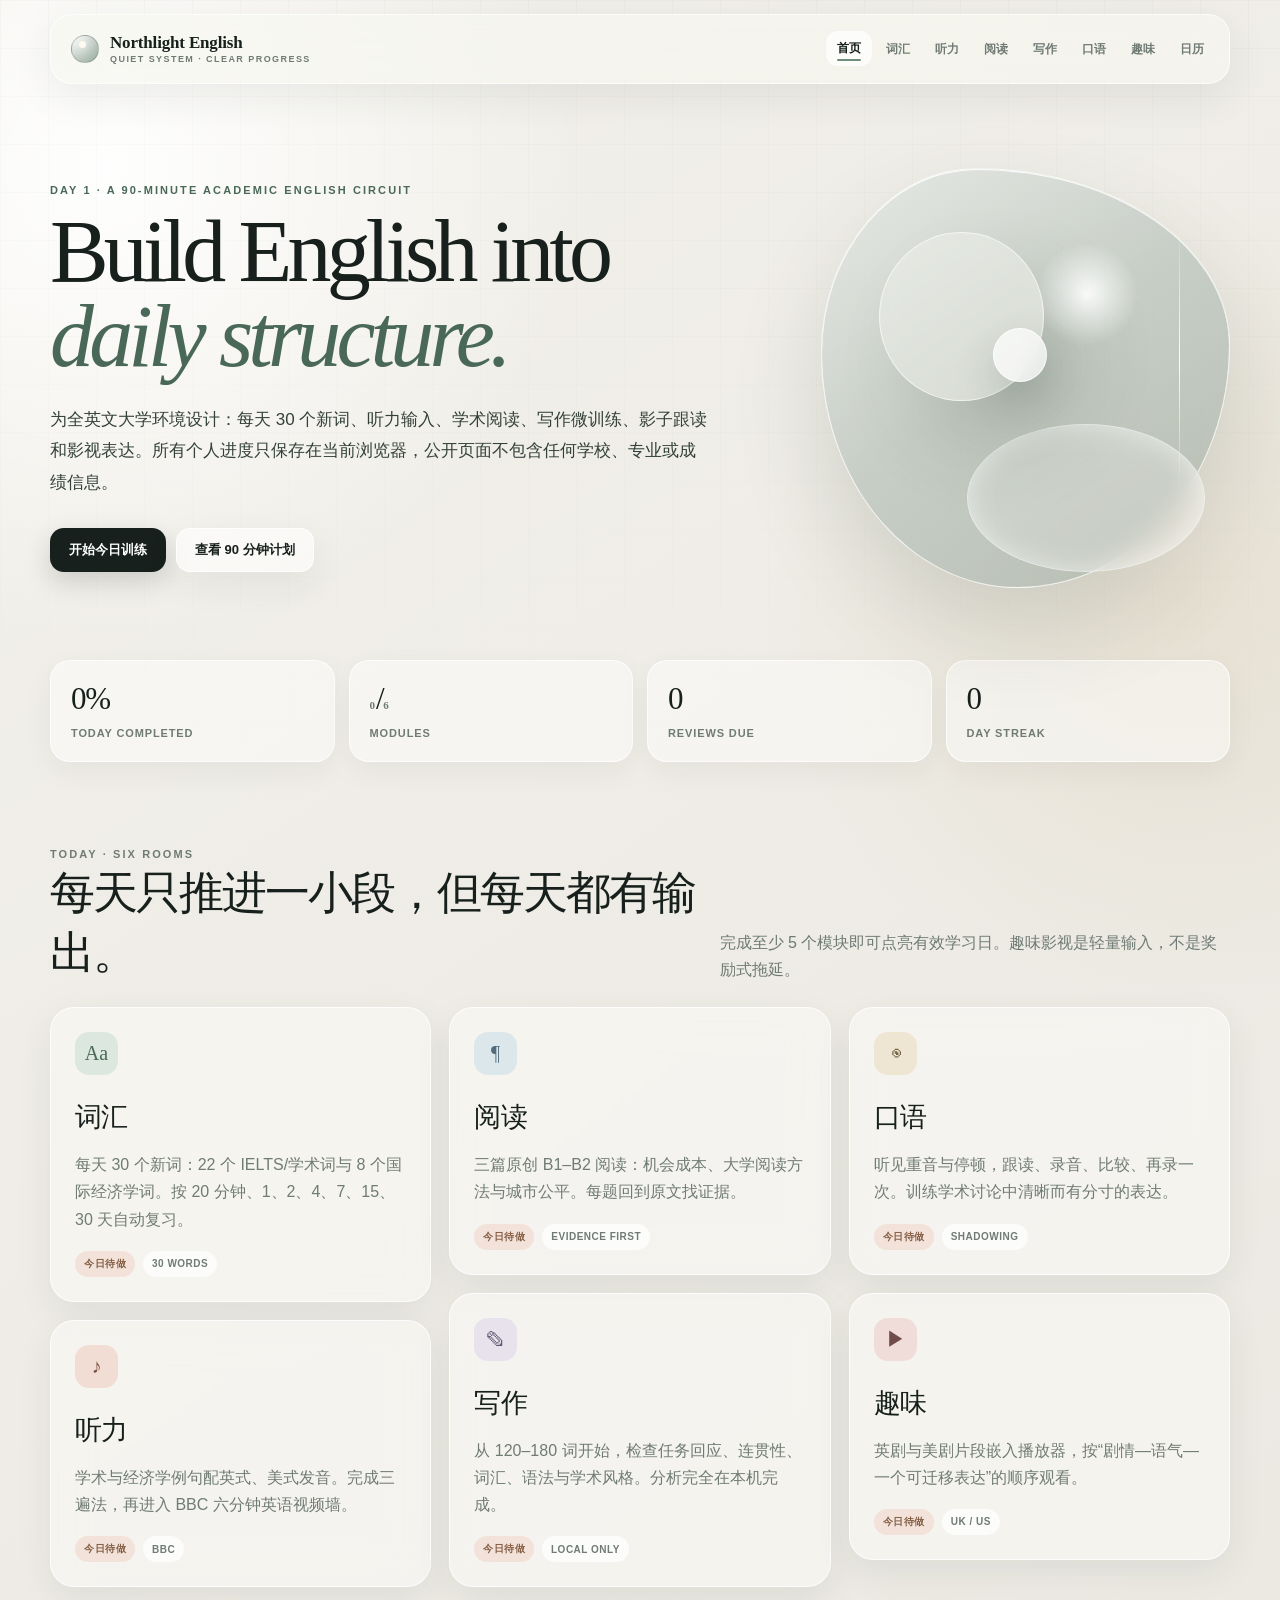
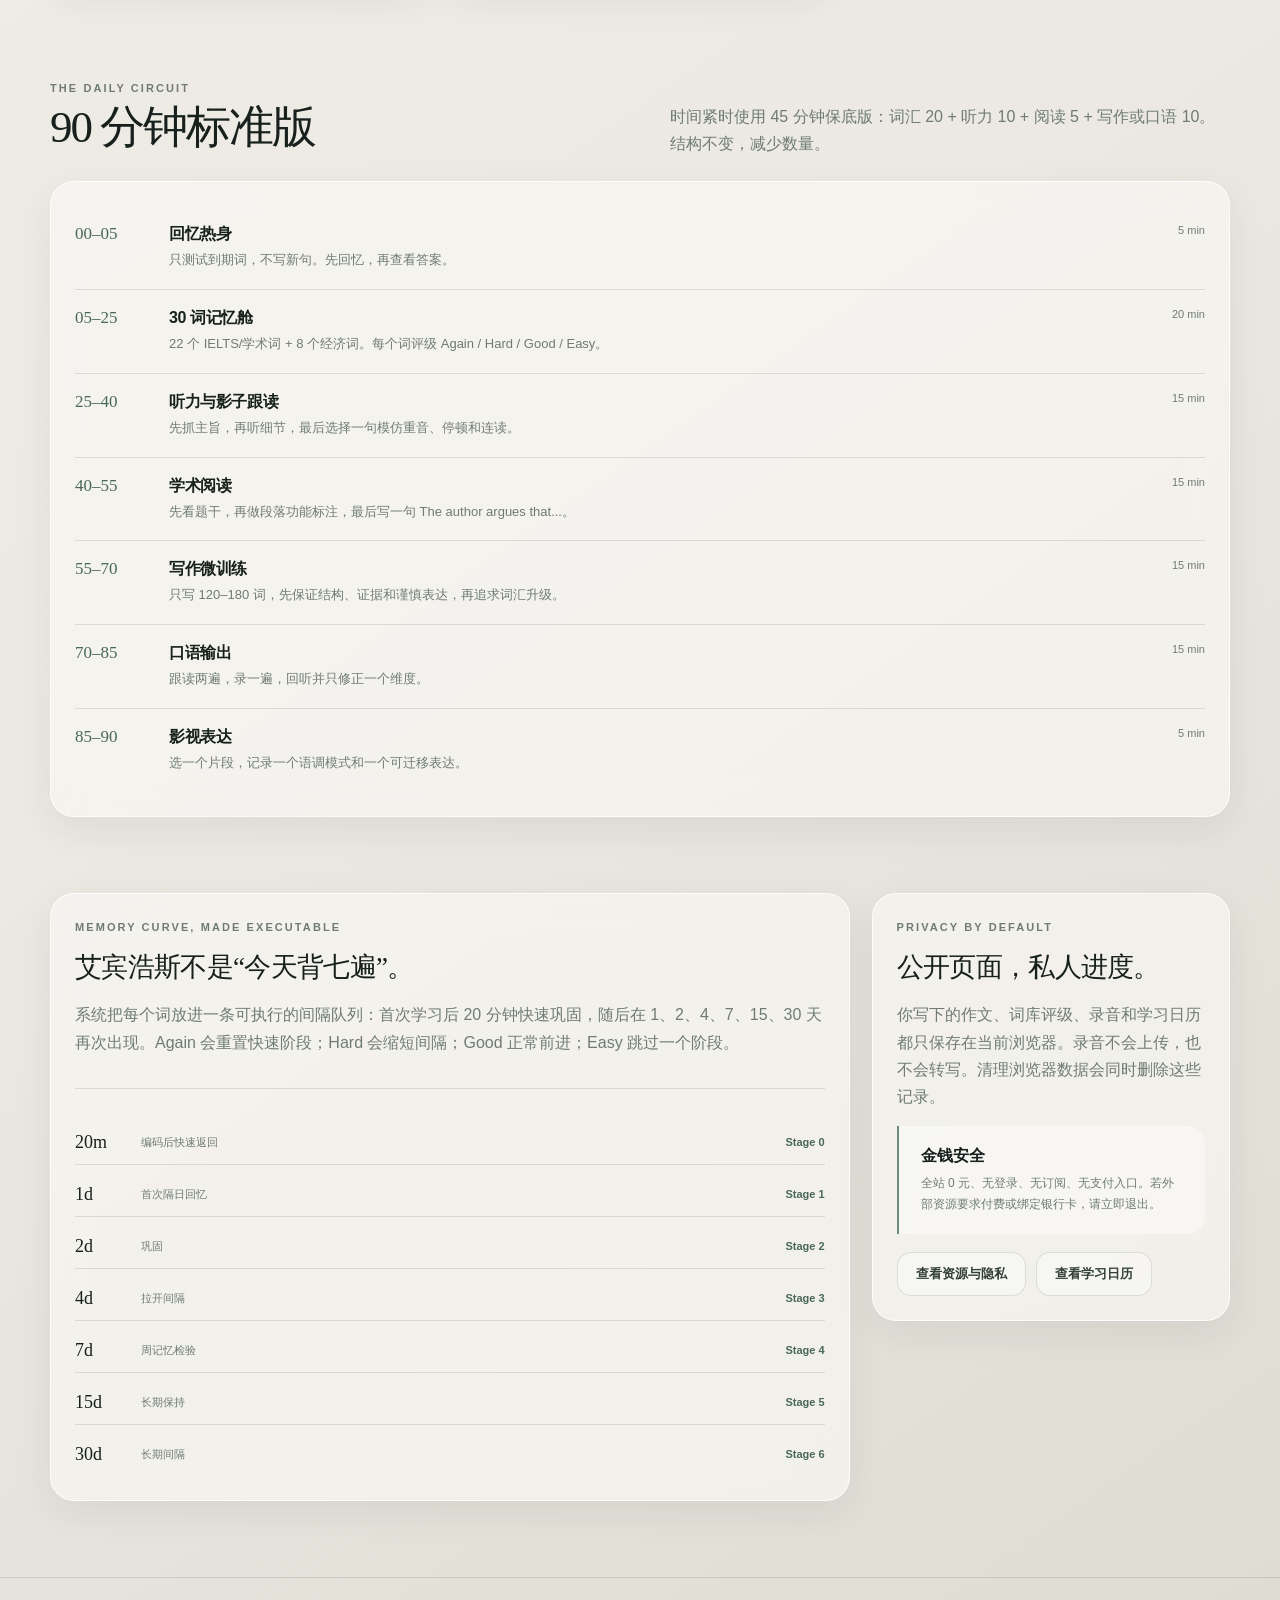
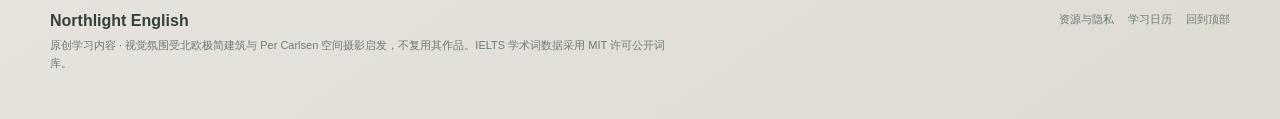
<file: index.html>
﻿<!doctype html>
<html lang="zh-CN">
<head>
  <meta charset="utf-8">
  <meta name="viewport" content="width=device-width, initial-scale=1">
  <meta name="color-scheme" content="light">
  <meta name="description" content="面向经济学方向大一学生的免费、本地优先英语学习系统。词汇、听力、阅读、写作、口语、影视与学习日历。">
  <meta name="theme-color" content="#f2f0ea">
  <title>Northlight English | 每日英语学习</title>
  <link rel="stylesheet" href="assets/css/styles.css">
</head>
<body>
  <a class="skip-link" href="#main">跳到主要内容</a>
  <header class="site-header">
    <div class="header-inner">
      <a class="brand" href="index.html"><span class="brand-mark" aria-hidden="true"></span><span class="brand-text"><strong>Northlight English</strong><small>Quiet system · Clear progress</small></span></a>
      <button class="nav-toggle" type="button" aria-label="打开导航" aria-expanded="false">☰</button>
      <nav class="site-nav" aria-label="主要导航">
        <a href="index.html">首页</a><a href="vocabulary.html">词汇</a><a href="listening.html">听力</a><a href="reading.html">阅读</a><a href="writing.html">写作</a><a href="speaking.html">口语</a><a href="fun.html">趣味</a><a href="calendar.html">日历</a>
      </nav>
    </div>
  </header>
  <main class="page-width" id="main">
    <section class="hero">
      <div class="hero-copy">
        <p class="eyebrow">Day <span data-day-number>1</span> · A 90-minute academic English circuit</p>
        <h1>Build English into<br><em>daily structure.</em></h1>
        <p>为全英文大学环境设计：每天 30 个新词、听力输入、学术阅读、写作微训练、影子跟读和影视表达。所有个人进度只保存在当前浏览器，公开页面不包含任何学校、专业或成绩信息。</p>
        <div class="hero-actions">
          <a class="button solid" href="vocabulary.html">开始今日训练</a>
          <a class="button glass" href="#daily-plan">查看 90 分钟计划</a>
        </div>
      </div>
      <div class="hero-art" aria-hidden="true"><span class="art-line"></span><span class="art-orb"></span></div>
    </section>

    <section class="overview-grid" aria-label="今日概览">
      <div class="stat"><strong data-day-percent>0%</strong><span>Today completed</span></div>
      <div class="stat"><strong><span data-completed-count>0</span>/<span data-total-count>6</span></strong><span>Modules</span></div>
      <div class="stat"><strong data-due-count>0</strong><span>Reviews due</span></div>
      <div class="stat"><strong data-streak-count>0</strong><span>Day streak</span></div>
    </section>

    <section class="section-block" aria-labelledby="modules-title">
      <div class="section-heading">
        <div><p class="kicker">Today · Six rooms</p><h2 id="modules-title">每天只推进一小段，但每天都有输出。</h2></div>
        <p>完成至少 5 个模块即可点亮有效学习日。趣味影视是轻量输入，不是奖励式拖延。</p>
      </div>
      <div class="module-masonry">
        <article class="card module-card" data-module-card="vocabulary"><div class="module-icon">Aa</div><h2>词汇</h2><p>每天 30 个新词：22 个 IELTS/学术词与 8 个国际经济学词。按 20 分钟、1、2、4、7、15、30 天自动复习。</p><div class="module-meta"><span class="status-chip pending" data-module-status="vocabulary">今日待做</span><span class="tag">30 words</span></div><a class="card-link" href="vocabulary.html" aria-label="进入词汇模块"></a></article>
        <article class="card module-card" data-module-card="listening"><div class="module-icon">♪</div><h2>听力</h2><p>学术与经济学例句配英式、美式发音。完成三遍法，再进入 BBC 六分钟英语视频墙。</p><div class="module-meta"><span class="status-chip pending" data-module-status="listening">今日待做</span><span class="tag">BBC</span></div><a class="card-link" href="listening.html" aria-label="进入听力模块"></a></article>
        <article class="card module-card" data-module-card="reading"><div class="module-icon">¶</div><h2>阅读</h2><p>三篇原创 B1–B2 阅读：机会成本、大学阅读方法与城市公平。每题回到原文找证据。</p><div class="module-meta"><span class="status-chip pending" data-module-status="reading">今日待做</span><span class="tag">Evidence first</span></div><a class="card-link" href="reading.html" aria-label="进入阅读模块"></a></article>
        <article class="card module-card" data-module-card="writing"><div class="module-icon">✎</div><h2>写作</h2><p>从 120–180 词开始，检查任务回应、连贯性、词汇、语法与学术风格。分析完全在本机完成。</p><div class="module-meta"><span class="status-chip pending" data-module-status="writing">今日待做</span><span class="tag">Local only</span></div><a class="card-link" href="writing.html" aria-label="进入写作模块"></a></article>
        <article class="card module-card" data-module-card="speaking"><div class="module-icon">◉</div><h2>口语</h2><p>听见重音与停顿，跟读、录音、比较、再录一次。训练学术讨论中清晰而有分寸的表达。</p><div class="module-meta"><span class="status-chip pending" data-module-status="speaking">今日待做</span><span class="tag">Shadowing</span></div><a class="card-link" href="speaking.html" aria-label="进入口语模块"></a></article>
        <article class="card module-card" data-module-card="fun"><div class="module-icon">▶</div><h2>趣味</h2><p>英剧与美剧片段嵌入播放器，按“剧情—语气—一个可迁移表达”的顺序观看。</p><div class="module-meta"><span class="status-chip pending" data-module-status="fun">今日待做</span><span class="tag">UK / US</span></div><a class="card-link" href="fun.html" aria-label="进入趣味模块"></a></article>
      </div>
    </section>

    <section class="section-block" id="daily-plan" aria-labelledby="plan-title">
      <div class="section-heading"><div><p class="kicker">The daily circuit</p><h2 id="plan-title">90 分钟标准版</h2></div><p>时间紧时使用 45 分钟保底版：词汇 20 + 听力 10 + 阅读 5 + 写作或口语 10。结构不变，减少数量。</p></div>
      <div class="glass-panel card timeline">
        <div class="timeline-item"><span class="timeline-time">00–05</span><div><h3>回忆热身</h3><p>只测试到期词，不写新句。先回忆，再查看答案。</p></div><span class="timeline-duration">5 min</span></div>
        <div class="timeline-item"><span class="timeline-time">05–25</span><div><h3>30 词记忆舱</h3><p>22 个 IELTS/学术词 + 8 个经济词。每个词评级 Again / Hard / Good / Easy。</p></div><span class="timeline-duration">20 min</span></div>
        <div class="timeline-item"><span class="timeline-time">25–40</span><div><h3>听力与影子跟读</h3><p>先抓主旨，再听细节，最后选择一句模仿重音、停顿和连读。</p></div><span class="timeline-duration">15 min</span></div>
        <div class="timeline-item"><span class="timeline-time">40–55</span><div><h3>学术阅读</h3><p>先看题干，再做段落功能标注，最后写一句 The author argues that...。</p></div><span class="timeline-duration">15 min</span></div>
        <div class="timeline-item"><span class="timeline-time">55–70</span><div><h3>写作微训练</h3><p>只写 120–180 词，先保证结构、证据和谨慎表达，再追求词汇升级。</p></div><span class="timeline-duration">15 min</span></div>
        <div class="timeline-item"><span class="timeline-time">70–85</span><div><h3>口语输出</h3><p>跟读两遍，录一遍，回听并只修正一个维度。</p></div><span class="timeline-duration">15 min</span></div>
        <div class="timeline-item"><span class="timeline-time">85–90</span><div><h3>影视表达</h3><p>选一个片段，记录一个语调模式和一个可迁移表达。</p></div><span class="timeline-duration">5 min</span></div>
      </div>
    </section>

    <section class="section-block">
      <div class="two-column">
        <article class="card">
          <p class="kicker">Memory curve, made executable</p><h2>艾宾浩斯不是“今天背七遍”。</h2><p>系统把每个词放进一条可执行的间隔队列：首次学习后 20 分钟快速巩固，随后在 1、2、4、7、15、30 天再次出现。Again 会重置快速阶段；Hard 会缩短间隔；Good 正常前进；Easy 跳过一个阶段。</p>
          <div class="divider"></div>
          <div class="curve-list"><div class="curve-item"><strong>20m</strong><span>编码后快速返回</span><em>Stage 0</em></div><div class="curve-item"><strong>1d</strong><span>首次隔日回忆</span><em>Stage 1</em></div><div class="curve-item"><strong>2d</strong><span>巩固</span><em>Stage 2</em></div><div class="curve-item"><strong>4d</strong><span>拉开间隔</span><em>Stage 3</em></div><div class="curve-item"><strong>7d</strong><span>周记忆检验</span><em>Stage 4</em></div><div class="curve-item"><strong>15d</strong><span>长期保持</span><em>Stage 5</em></div><div class="curve-item"><strong>30d</strong><span>长期间隔</span><em>Stage 6</em></div></div>
        </article>
        <aside class="card">
          <p class="kicker">Privacy by default</p><h2>公开页面，私人进度。</h2><p>你写下的作文、词库评级、录音和学习日历都只保存在当前浏览器。录音不会上传，也不会转写。清理浏览器数据会同时删除这些记录。</p>
          <div class="callout"><strong>金钱安全</strong><p>全站 0 元、无登录、无订阅、无支付入口。若外部资源要求付费或绑定银行卡，请立即退出。</p></div>
          <div class="button-row" style="margin-top:18px"><a class="button quiet" href="resources.html">查看资源与隐私</a><a class="button quiet" href="calendar.html">查看学习日历</a></div>
        </aside>
      </div>
    </section>
  </main>
  <footer class="site-footer"><div class="page-width footer-inner"><div><strong>Northlight English</strong><p>原创学习内容 · 视觉氛围受北欧极简建筑与 Per Carlsen 空间摄影启发，不复用其作品。IELTS 学术词数据采用 MIT 许可公开词库。</p></div><div class="footer-links"><a href="resources.html">资源与隐私</a><a href="calendar.html">学习日历</a><a href="#main">回到顶部</a></div></div></footer>
  <div class="toast" id="toast" role="status" aria-live="polite"></div>
  <script src="assets/js/core.js" defer></script>
</body>
</html>
</file>
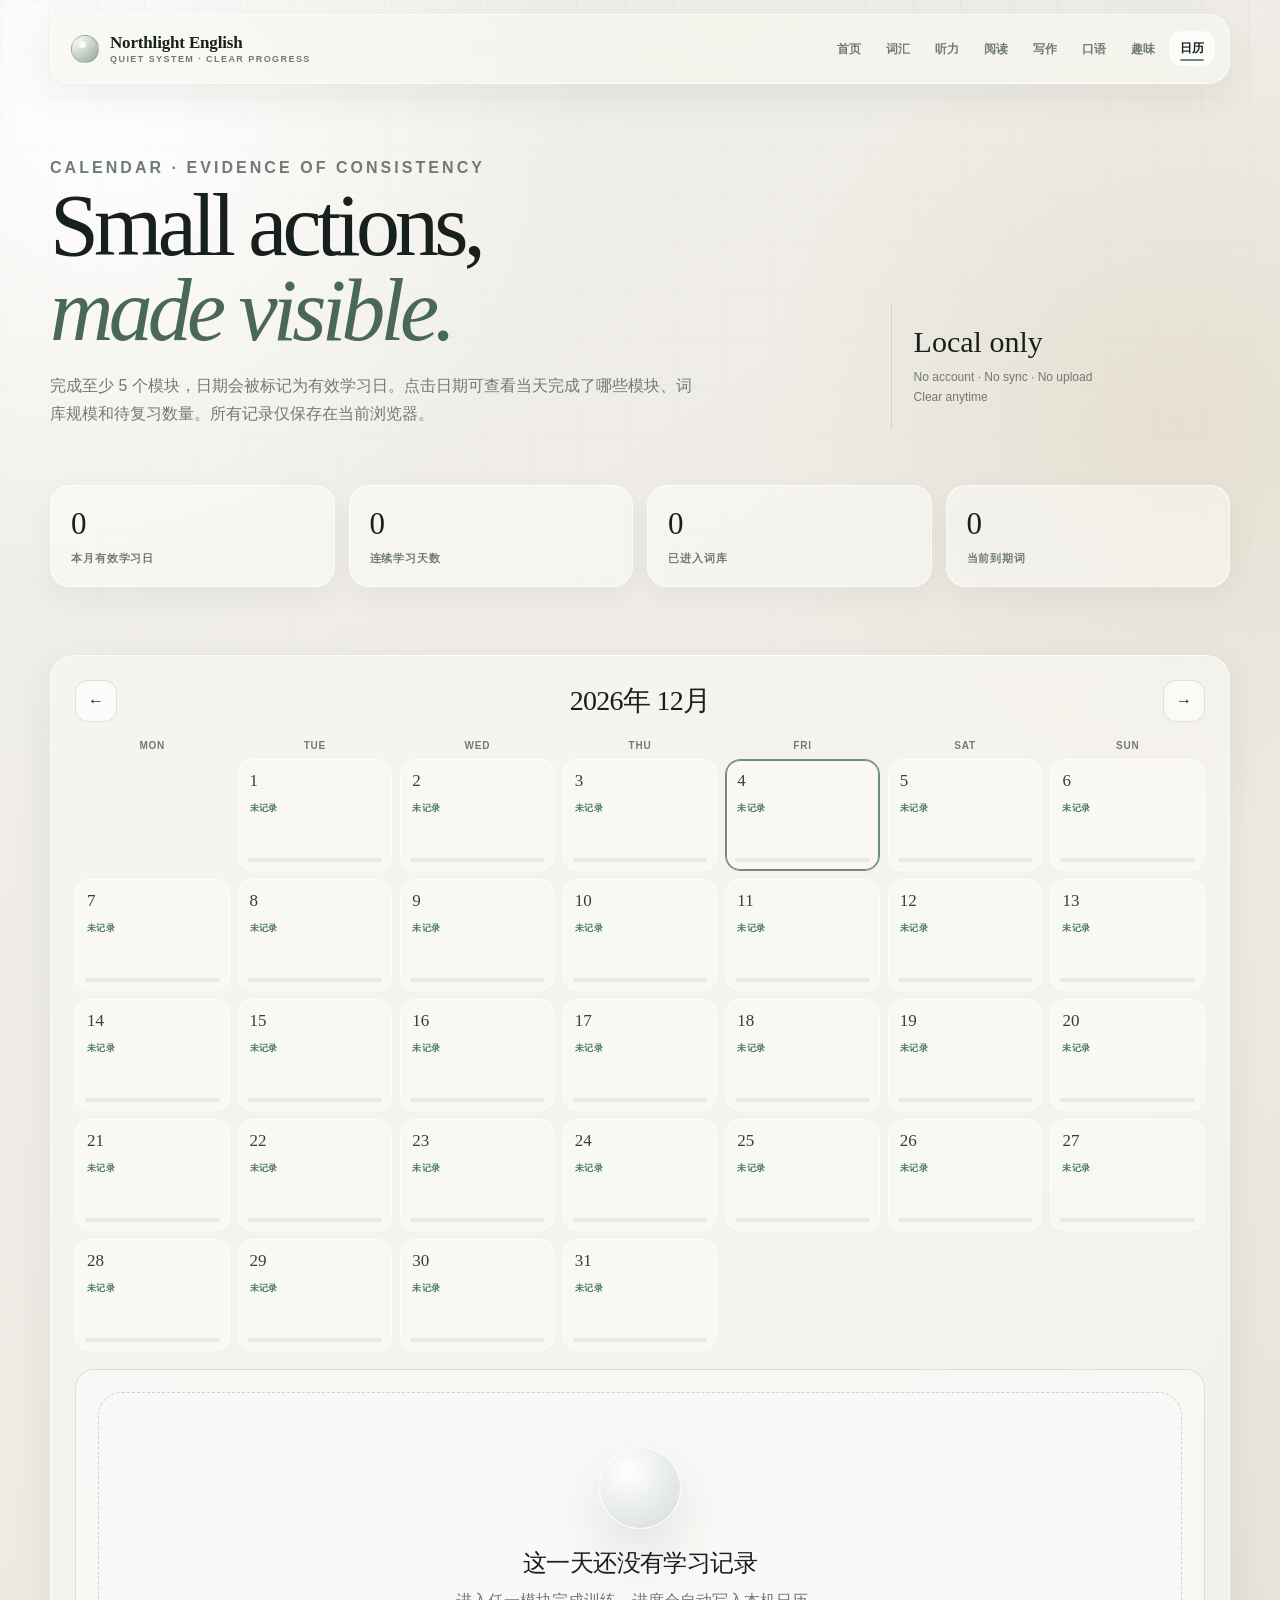
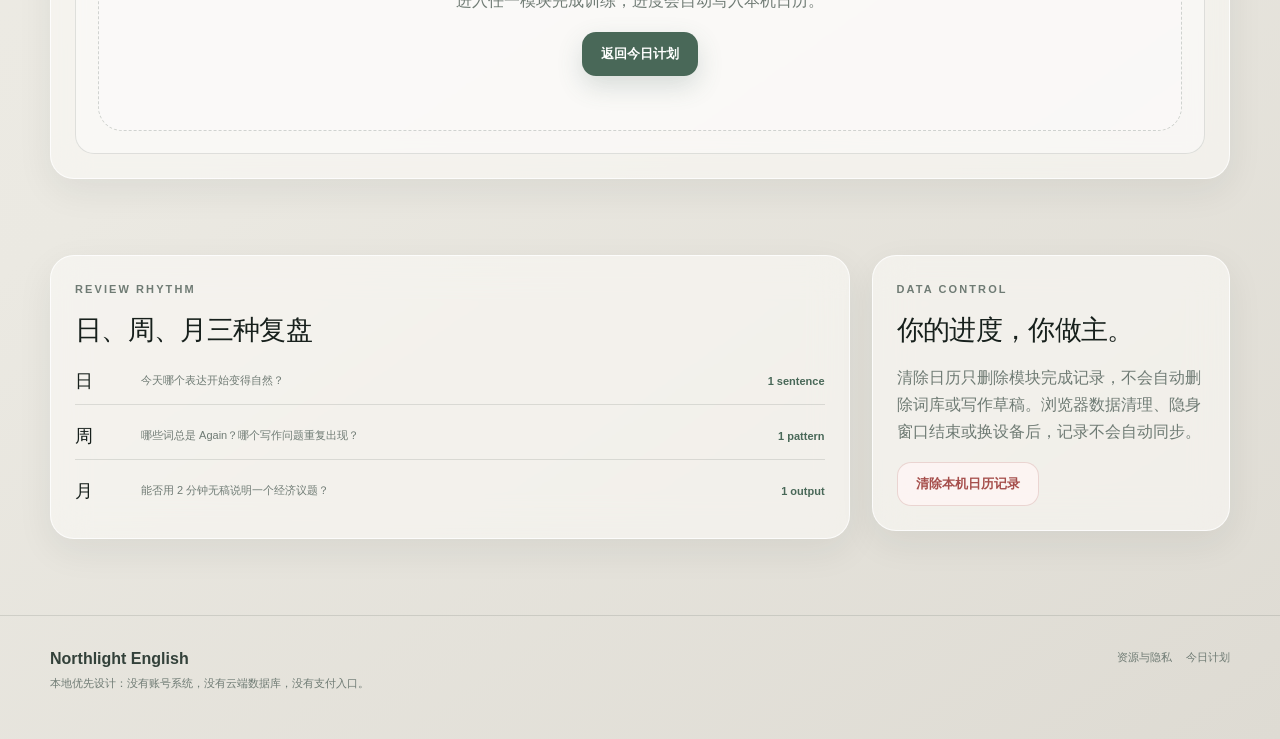
<file: calendar.html>
﻿<!doctype html>
<html lang="zh-CN">
<head>
  <meta charset="utf-8"><meta name="viewport" content="width=device-width, initial-scale=1"><meta name="color-scheme" content="light">
  <meta name="description" content="本地学习日历，记录每天完成的英语学习模块、复习到期量和连续学习天数。">
  <title>学习日历 | Northlight English</title><link rel="stylesheet" href="assets/css/styles.css">
</head>
<body>
  <a class="skip-link" href="#main">跳到主要内容</a>
  <header class="site-header"><div class="header-inner"><a class="brand" href="index.html"><span class="brand-mark" aria-hidden="true"></span><span class="brand-text"><strong>Northlight English</strong><small>Quiet system · Clear progress</small></span></a><button class="nav-toggle" type="button" aria-label="打开导航" aria-expanded="false">☰</button><nav class="site-nav" aria-label="主要导航"><a href="index.html">首页</a><a href="vocabulary.html">词汇</a><a href="listening.html">听力</a><a href="reading.html">阅读</a><a href="writing.html">写作</a><a href="speaking.html">口语</a><a href="fun.html">趣味</a><a href="calendar.html">日历</a></nav></div></header>
  <main class="page-width" id="main">
    <section class="page-intro"><div><p class="kicker">Calendar · Evidence of consistency</p><h1 class="page-title">Small actions,<br><em>made visible.</em></h1><p>完成至少 5 个模块，日期会被标记为有效学习日。点击日期可查看当天完成了哪些模块、词库规模和待复习数量。所有记录仅保存在当前浏览器。</p></div><aside class="intro-aside"><strong>Local only</strong><span>No account · No sync · No upload<br>Clear anytime</span></aside></section>
    <section class="stats-grid"><div class="stat"><strong id="monthStudyDays">0</strong><span>本月有效学习日</span></div><div class="stat"><strong id="calendarStreak">0</strong><span>连续学习天数</span></div><div class="stat"><strong id="calendarWords">0</strong><span>已进入词库</span></div><div class="stat"><strong id="calendarDue">0</strong><span>当前到期词</span></div></section>
    <section class="glass-panel card">
      <div class="calendar-toolbar"><button class="icon-button" id="prevMonth" type="button" aria-label="上个月">←</button><h2 id="calendarTitle">Loading</h2><button class="icon-button" id="nextMonth" type="button" aria-label="下个月">→</button></div>
      <div class="calendar-weekdays" aria-hidden="true"><span>MON</span><span>TUE</span><span>WED</span><span>THU</span><span>FRI</span><span>SAT</span><span>SUN</span></div>
      <div class="calendar-grid" id="calendarGrid" data-skeleton><div class="skeleton" style="height:112px"></div><div class="skeleton" style="height:112px"></div><div class="skeleton" style="height:112px"></div><div class="skeleton" style="height:112px"></div><div class="skeleton" style="height:112px"></div><div class="skeleton" style="height:112px"></div><div class="skeleton" style="height:112px"></div></div>
      <div class="calendar-detail" id="calendarDetail"><p style="color:var(--muted)">选择一个日期查看记录。</p></div>
    </section>
    <section class="section-block"><div class="two-column"><article class="card"><p class="kicker">Review rhythm</p><h2>日、周、月三种复盘</h2><div class="curve-list"><div class="curve-item"><strong>日</strong><span>今天哪个表达开始变得自然？</span><em>1 sentence</em></div><div class="curve-item"><strong>周</strong><span>哪些词总是 Again？哪个写作问题重复出现？</span><em>1 pattern</em></div><div class="curve-item"><strong>月</strong><span>能否用 2 分钟无稿说明一个经济议题？</span><em>1 output</em></div></div></article><aside class="card"><p class="kicker">Data control</p><h2>你的进度，你做主。</h2><p>清除日历只删除模块完成记录，不会自动删除词库或写作草稿。浏览器数据清理、隐身窗口结束或换设备后，记录不会自动同步。</p><button class="button danger" id="clearCalendar" type="button">清除本机日历记录</button></aside></div></section>
  </main>
  <footer class="site-footer"><div class="page-width footer-inner"><div><strong>Northlight English</strong><p>本地优先设计：没有账号系统，没有云端数据库，没有支付入口。</p></div><div class="footer-links"><a href="resources.html">资源与隐私</a><a href="index.html">今日计划</a></div></div></footer>
  <div class="toast" id="toast" role="status" aria-live="polite"></div><script src="assets/js/core.js" defer></script><script src="assets/js/calendar.js" defer></script>
</body>
</html>
</file>
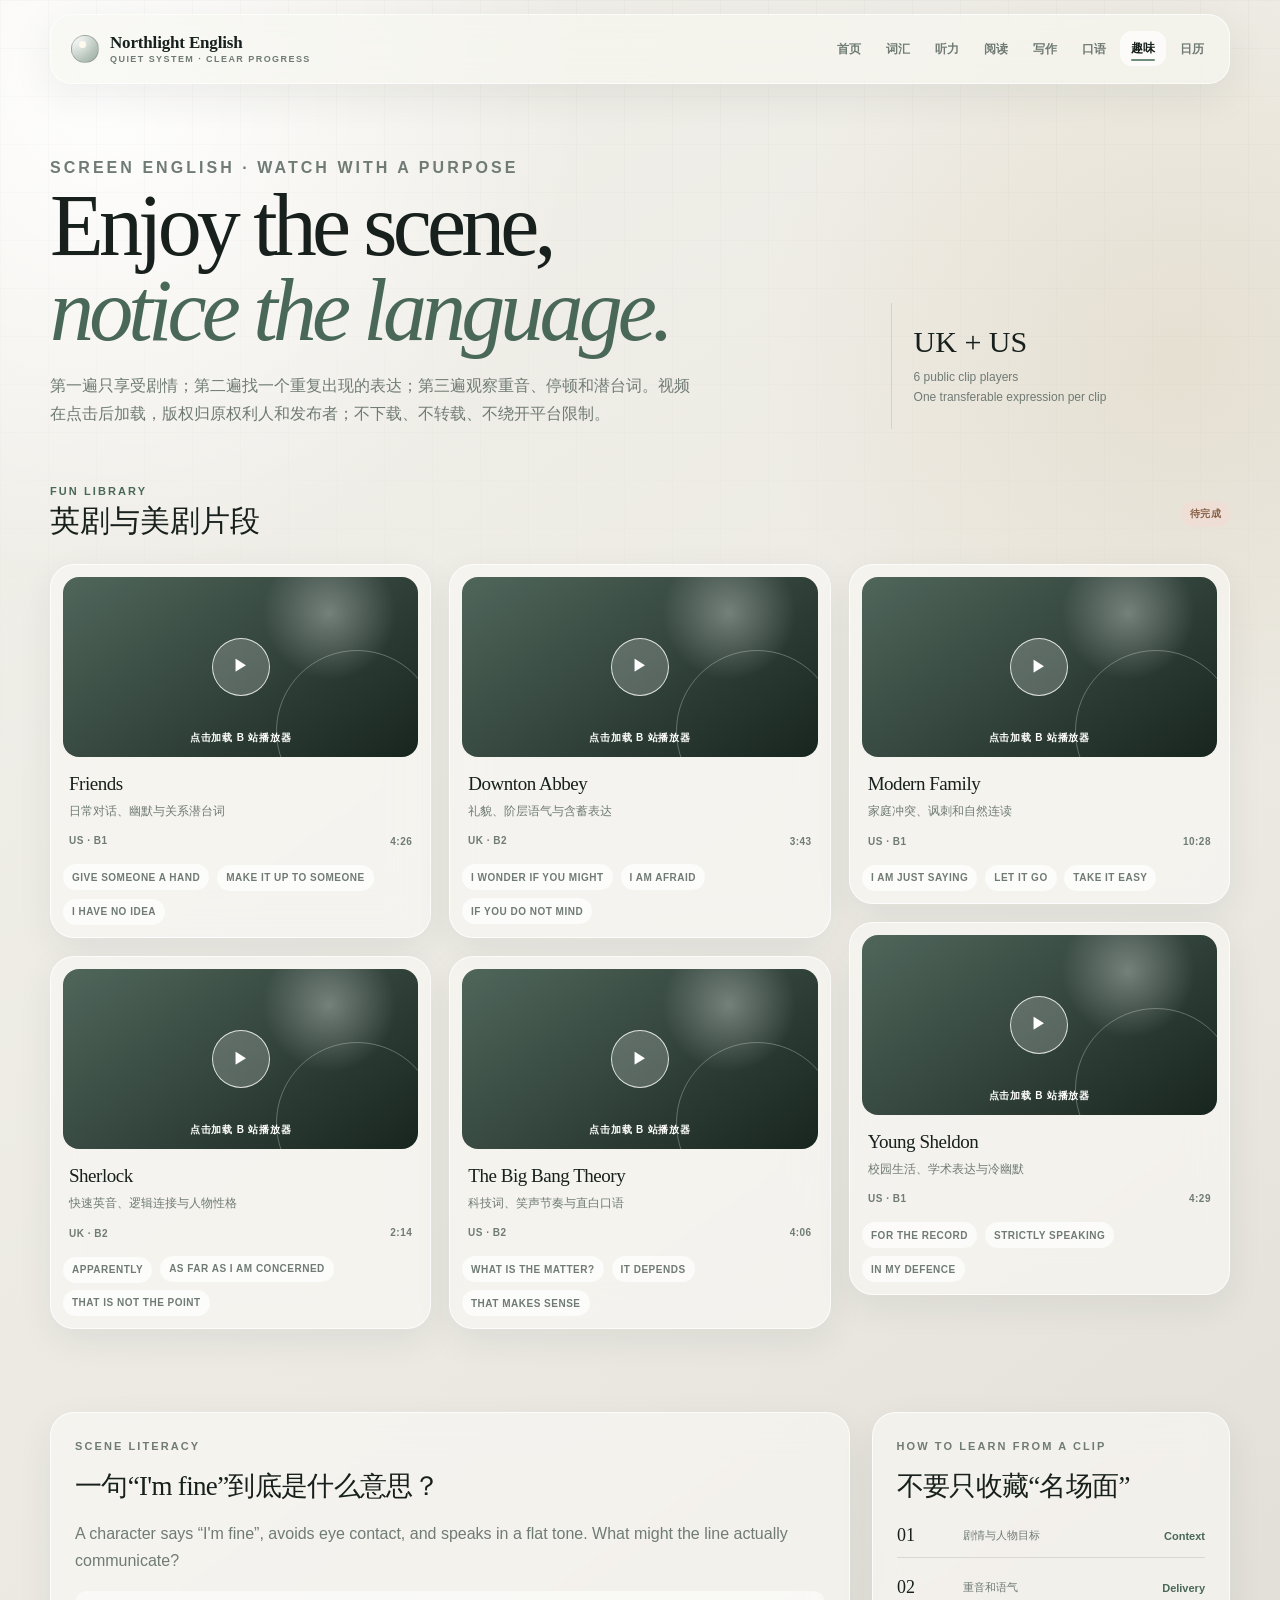
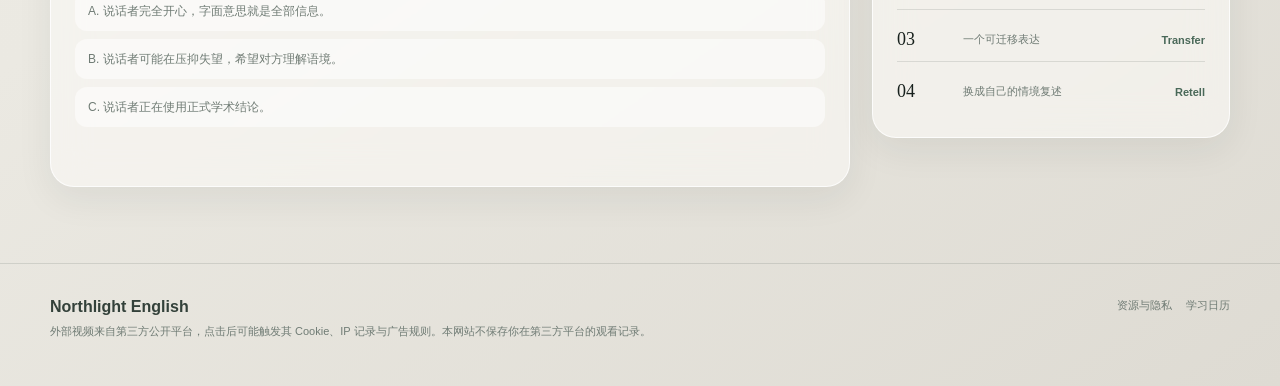
<file: fun.html>
﻿<!doctype html>
<html lang="zh-CN">
<head>
  <meta charset="utf-8"><meta name="viewport" content="width=device-width, initial-scale=1"><meta name="color-scheme" content="light">
  <meta name="description" content="英剧美剧片段趣味英语区，关注语气、潜台词和可迁移表达。">
  <title>趣味 | Northlight English</title><link rel="stylesheet" href="assets/css/styles.css">
</head>
<body>
  <a class="skip-link" href="#main">跳到主要内容</a>
  <header class="site-header"><div class="header-inner"><a class="brand" href="index.html"><span class="brand-mark" aria-hidden="true"></span><span class="brand-text"><strong>Northlight English</strong><small>Quiet system · Clear progress</small></span></a><button class="nav-toggle" type="button" aria-label="打开导航" aria-expanded="false">☰</button><nav class="site-nav" aria-label="主要导航"><a href="index.html">首页</a><a href="vocabulary.html">词汇</a><a href="listening.html">听力</a><a href="reading.html">阅读</a><a href="writing.html">写作</a><a href="speaking.html">口语</a><a href="fun.html">趣味</a><a href="calendar.html">日历</a></nav></div></header>
  <main class="page-width" id="main">
    <section class="page-intro"><div><p class="kicker">Screen English · Watch with a purpose</p><h1 class="page-title">Enjoy the scene,<br><em>notice the language.</em></h1><p>第一遍只享受剧情；第二遍找一个重复出现的表达；第三遍观察重音、停顿和潜台词。视频在点击后加载，版权归原权利人和发布者；不下载、不转载、不绕开平台限制。</p></div><aside class="intro-aside"><strong>UK + US</strong><span>6 public clip players<br>One transferable expression per clip</span></aside></section>
    <section class="toolbar"><div><p class="kicker" style="margin:0">Fun library</p><h2 style="margin:4px 0 0;font-family:var(--serif);font-weight:500;font-size:30px">英剧与美剧片段</h2></div><span class="status-chip pending" data-module-status="fun">今日待做</span></section>
    <section class="video-masonry" id="funGrid" data-skeleton><div class="skeleton skeleton-card"></div><div class="skeleton skeleton-card"></div><div class="skeleton skeleton-card"></div></section>
    <section class="section-block"><div class="two-column"><article class="card"><p class="kicker">Scene literacy</p><h2>一句“I'm fine”到底是什么意思？</h2><p>A character says “I'm fine”, avoids eye contact, and speaks in a flat tone. What might the line actually communicate?</p><div id="funQuiz" class="option-list"><button class="option" type="button" data-fun-option data-correct="false">A. 说话者完全开心，字面意思就是全部信息。</button><button class="option" type="button" data-fun-option data-correct="true">B. 说话者可能在压抑失望，希望对方理解语境。</button><button class="option" type="button" data-fun-option data-correct="false">C. 说话者正在使用正式学术结论。</button></div><p class="feedback" id="funFeedback"></p></article><aside class="card"><p class="kicker">How to learn from a clip</p><h2>不要只收藏“名场面”</h2><div class="curve-list"><div class="curve-item"><strong>01</strong><span>剧情与人物目标</span><em>Context</em></div><div class="curve-item"><strong>02</strong><span>重音和语气</span><em>Delivery</em></div><div class="curve-item"><strong>03</strong><span>一个可迁移表达</span><em>Transfer</em></div><div class="curve-item"><strong>04</strong><span>换成自己的情境复述</span><em>Retell</em></div></div></aside></div></section>
  </main>
  <footer class="site-footer"><div class="page-width footer-inner"><div><strong>Northlight English</strong><p>外部视频来自第三方公开平台，点击后可能触发其 Cookie、IP 记录与广告规则。本网站不保存你在第三方平台的观看记录。</p></div><div class="footer-links"><a href="resources.html">资源与隐私</a><a href="calendar.html">学习日历</a></div></div></footer>
  <div class="toast" id="toast" role="status" aria-live="polite"></div><script src="assets/js/core.js" defer></script><script src="assets/js/fun.js" defer></script>
</body>
</html>
</file>
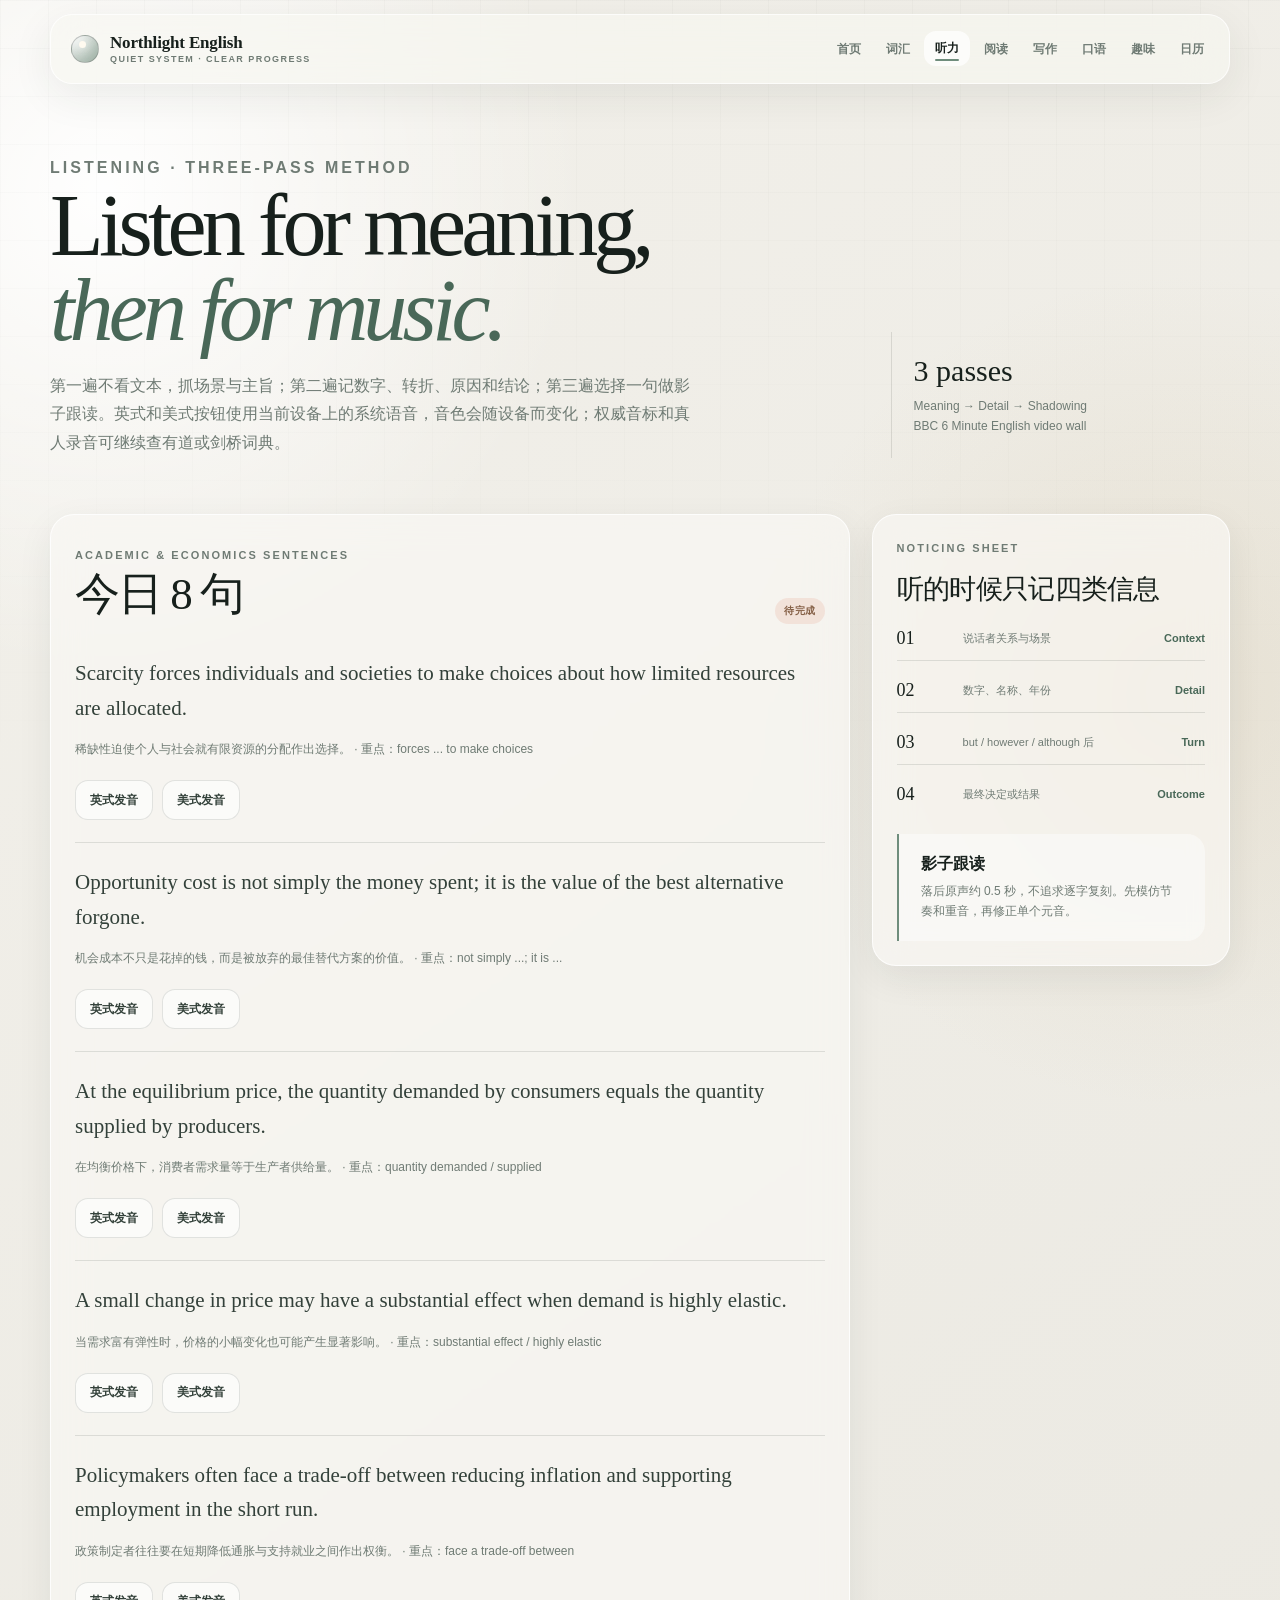
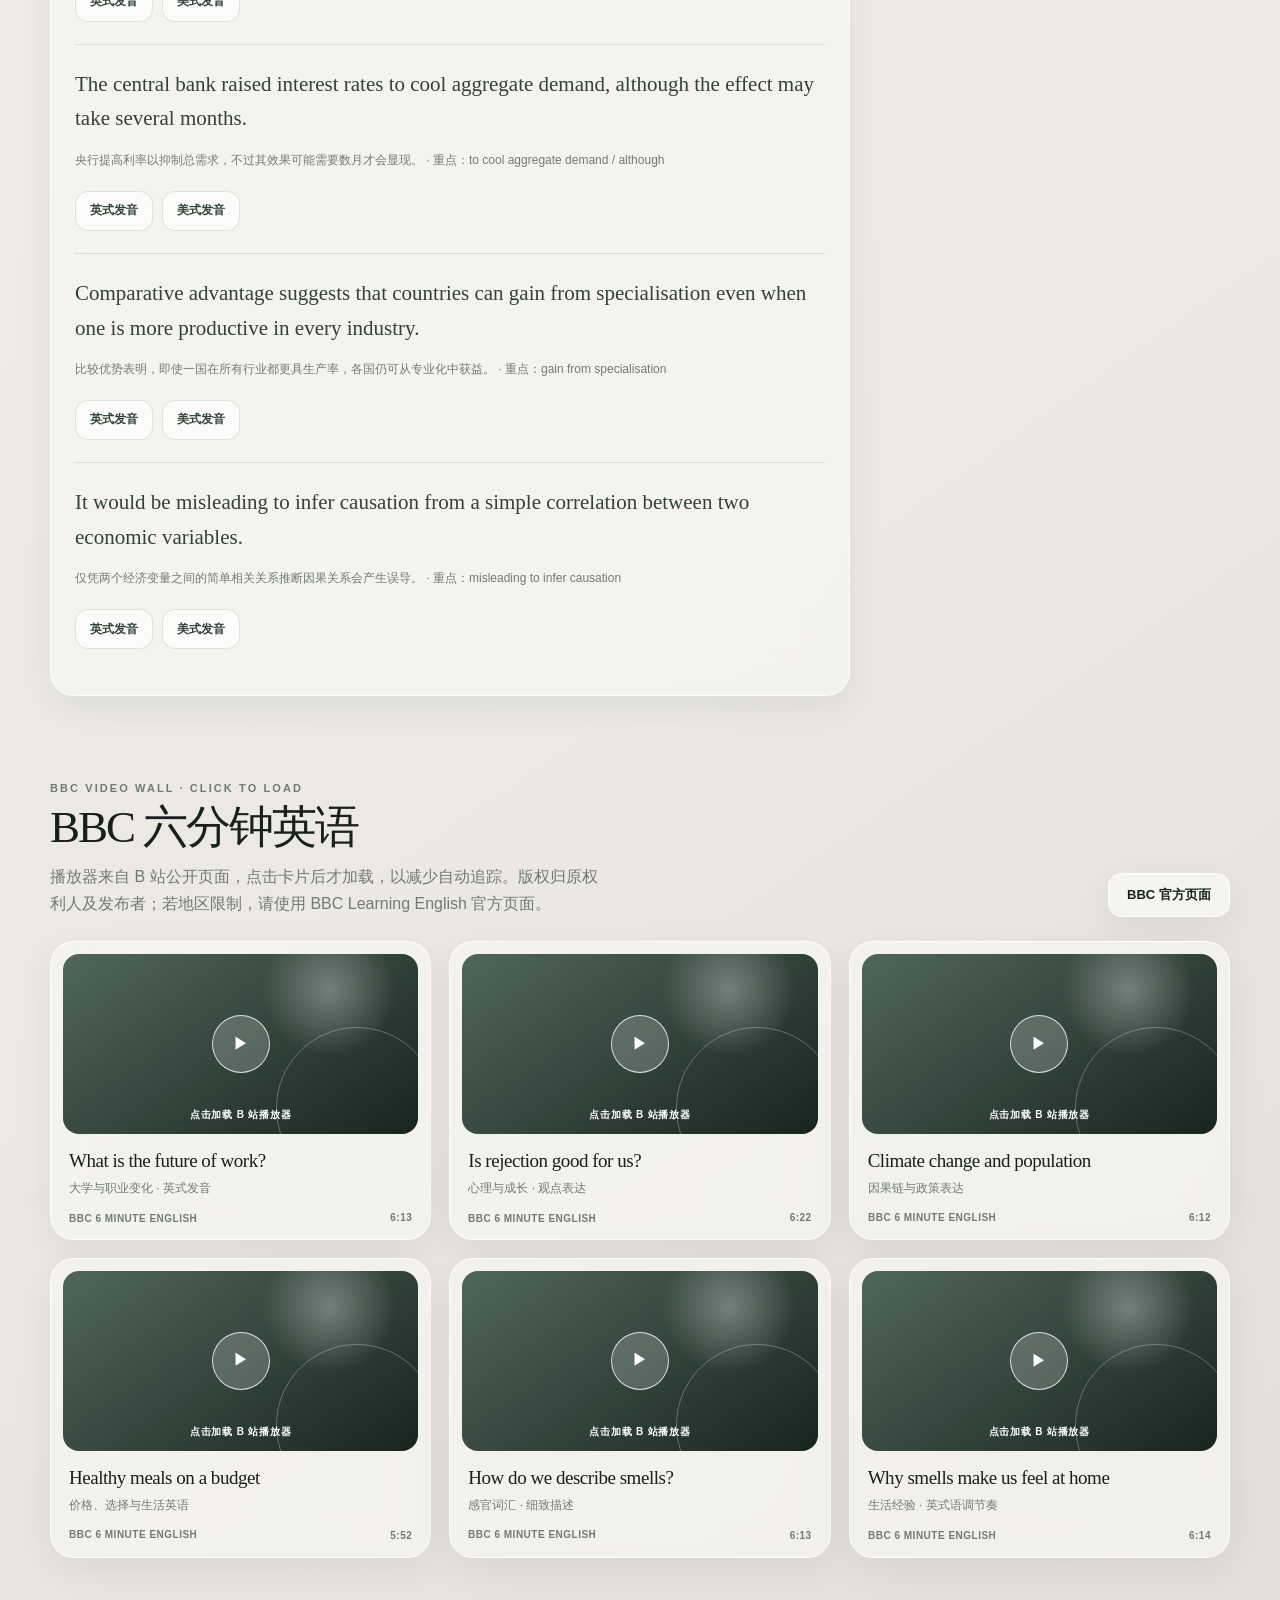
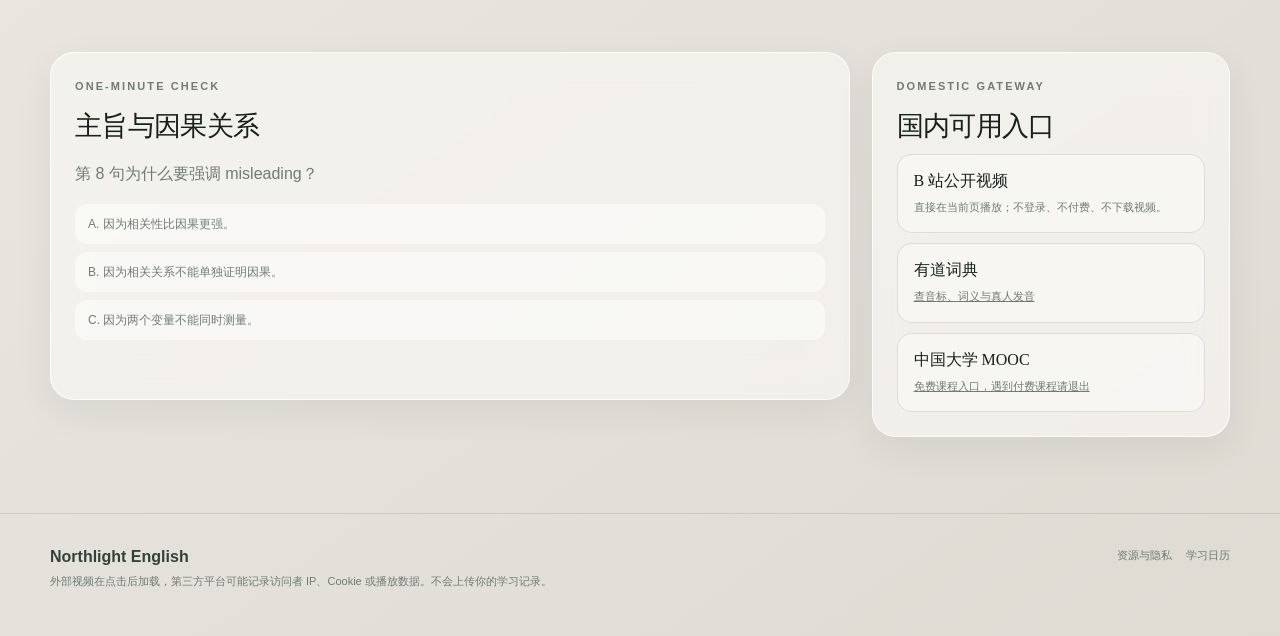
<file: listening.html>
﻿<!doctype html>
<html lang="zh-CN">
<head>
  <meta charset="utf-8"><meta name="viewport" content="width=device-width, initial-scale=1"><meta name="theme-color" content="#f2f0ea">
  <meta name="description" content="经济学与学术英语例句，提供英式和美式浏览器发音，并嵌入 BBC 六分钟英语视频。">
  <title>听力 | Northlight English</title><link rel="stylesheet" href="assets/css/styles.css">
</head>
<body>
  <a class="skip-link" href="#main">跳到主要内容</a>
  <header class="site-header"><div class="header-inner"><a class="brand" href="index.html"><span class="brand-mark" aria-hidden="true"></span><span class="brand-text"><strong>Northlight English</strong><small>Quiet system · Clear progress</small></span></a><button class="nav-toggle" type="button" aria-label="打开导航" aria-expanded="false">☰</button><nav class="site-nav" aria-label="主要导航"><a href="index.html">首页</a><a href="vocabulary.html">词汇</a><a href="listening.html">听力</a><a href="reading.html">阅读</a><a href="writing.html">写作</a><a href="speaking.html">口语</a><a href="fun.html">趣味</a><a href="calendar.html">日历</a></nav></div></header>
  <main class="page-width" id="main">
    <section class="page-intro"><div><p class="kicker">Listening · Three-pass method</p><h1 class="page-title">Listen for meaning,<br><em>then for music.</em></h1><p>第一遍不看文本，抓场景与主旨；第二遍记数字、转折、原因和结论；第三遍选择一句做影子跟读。英式和美式按钮使用当前设备上的系统语音，音色会随设备而变化；权威音标和真人录音可继续查有道或剑桥词典。</p></div><aside class="intro-aside"><strong>3 passes</strong><span>Meaning → Detail → Shadowing<br>BBC 6 Minute English video wall</span></aside></section>
    <section class="two-column">
      <article class="card"><div class="section-heading" style="margin-bottom:10px"><div><p class="kicker">Academic &amp; economics sentences</p><h2>今日 8 句</h2></div><span class="status-chip pending" data-module-status="listening">今日待做</span></div><div id="sentenceList" data-skeleton><div class="skeleton skeleton-card"></div><div class="skeleton skeleton-card"></div></div></article>
      <aside class="card sticky-column"><p class="kicker">Noticing sheet</p><h2>听的时候只记四类信息</h2><div class="curve-list"><div class="curve-item"><strong>01</strong><span>说话者关系与场景</span><em>Context</em></div><div class="curve-item"><strong>02</strong><span>数字、名称、年份</span><em>Detail</em></div><div class="curve-item"><strong>03</strong><span>but / however / although 后</span><em>Turn</em></div><div class="curve-item"><strong>04</strong><span>最终决定或结果</span><em>Outcome</em></div></div><div class="callout" style="margin-top:18px"><strong>影子跟读</strong><p>落后原声约 0.5 秒，不追求逐字复刻。先模仿节奏和重音，再修正单个元音。</p></div></aside>
    </section>
    <section class="section-block">
      <div class="section-heading"><div><p class="kicker">BBC video wall · click to load</p><h2>BBC 六分钟英语</h2><p>播放器来自 B 站公开页面，点击卡片后才加载，以减少自动追踪。版权归原权利人及发布者；若地区限制，请使用 BBC Learning English 官方页面。</p></div><a class="button glass" href="https://www.bbc.co.uk/learningenglish/english/features/6-minute-english" target="_blank" rel="noopener noreferrer">BBC 官方页面</a></div>
      <div class="video-masonry" id="bbcVideoGrid" data-skeleton><div class="skeleton skeleton-card"></div><div class="skeleton skeleton-card"></div><div class="skeleton skeleton-card"></div></div>
    </section>
    <section class="section-block"><div class="two-column"><article class="card"><p class="kicker">One-minute check</p><h2>主旨与因果关系</h2><p>第 8 句为什么要强调 misleading？</p><div id="listeningQuiz"><div data-listening-question="1" class="option-list"><button class="option" type="button" data-listening-answer data-listening-question="1" data-correct="false">A. 因为相关性比因果更强。</button><button class="option" type="button" data-listening-answer data-listening-question="1" data-correct="true">B. 因为相关关系不能单独证明因果。</button><button class="option" type="button" data-listening-answer data-listening-question="1" data-correct="false">C. 因为两个变量不能同时测量。</button></div><p class="feedback" id="listeningFeedback"></p></div></article><aside class="card"><p class="kicker">Domestic gateway</p><h2>国内可用入口</h2><div class="phrase-card" style="margin-bottom:10px"><strong>B 站公开视频</strong><span>直接在当前页播放；不登录、不付费、不下载视频。</span></div><div class="phrase-card" style="margin-bottom:10px"><strong>有道词典</strong><span><a href="https://dict.youdao.com/" target="_blank" rel="noopener noreferrer">查音标、词义与真人发音</a></span></div><div class="phrase-card"><strong>中国大学 MOOC</strong><span><a href="https://www.icourse163.org/" target="_blank" rel="noopener noreferrer">免费课程入口，遇到付费课程请退出</a></span></div></aside></div></section>
  </main>
  <footer class="site-footer"><div class="page-width footer-inner"><div><strong>Northlight English</strong><p>外部视频在点击后加载，第三方平台可能记录访问者 IP、Cookie 或播放数据。不会上传你的学习记录。</p></div><div class="footer-links"><a href="resources.html">资源与隐私</a><a href="calendar.html">学习日历</a></div></div></footer>
  <div class="toast" id="toast" role="status" aria-live="polite"></div><script src="assets/js/core.js" defer></script><script src="assets/js/listening.js" defer></script>
</body>
</html>
</file>
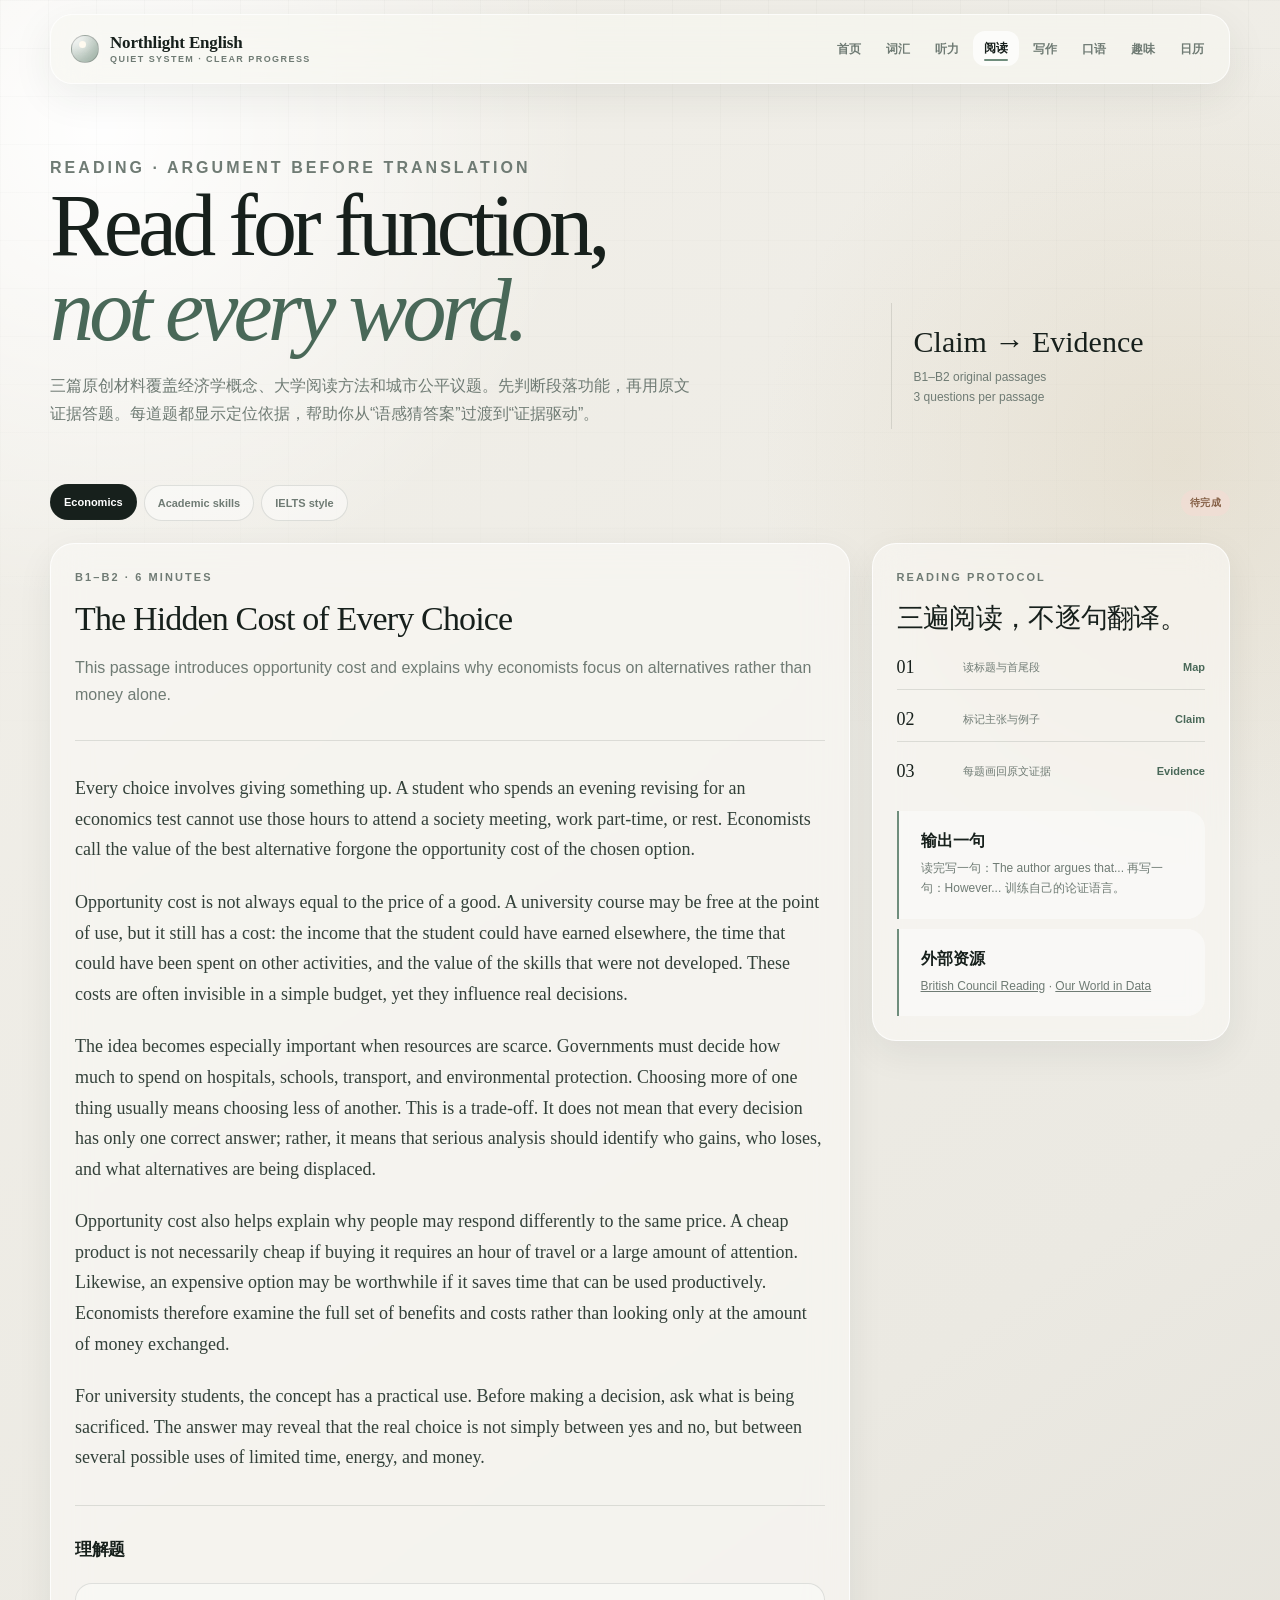
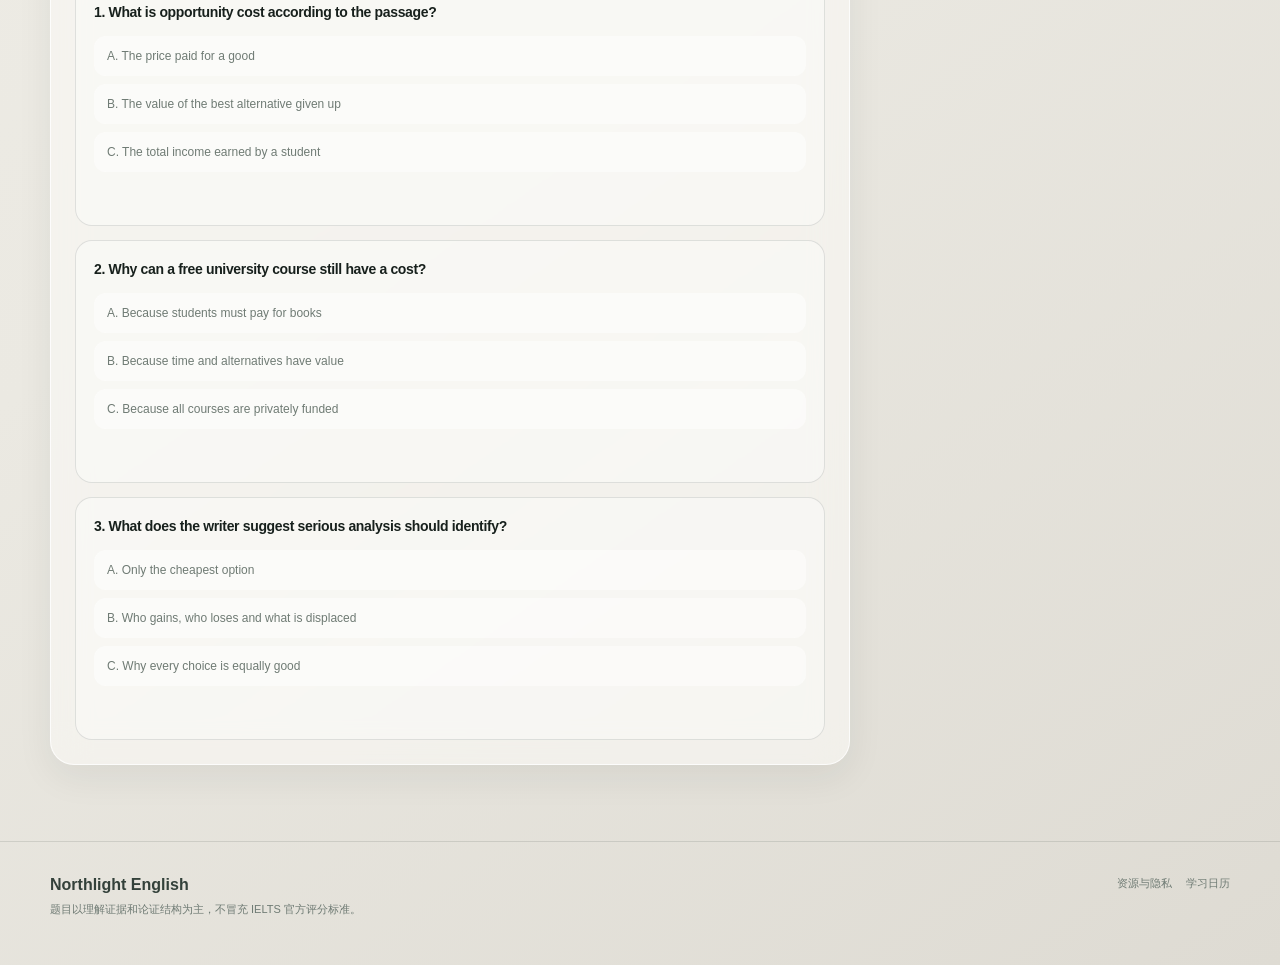
<file: reading.html>
﻿<!doctype html>
<html lang="zh-CN">
<head>
  <meta charset="utf-8"><meta name="viewport" content="width=device-width, initial-scale=1"><meta name="color-scheme" content="light">
  <meta name="description" content="适合经济学大一学生的 B1-B2 学术英语阅读，含证据定位和题目解析。">
  <title>阅读 | Northlight English</title><link rel="stylesheet" href="assets/css/styles.css">
</head>
<body>
  <a class="skip-link" href="#main">跳到主要内容</a>
  <header class="site-header"><div class="header-inner"><a class="brand" href="index.html"><span class="brand-mark" aria-hidden="true"></span><span class="brand-text"><strong>Northlight English</strong><small>Quiet system · Clear progress</small></span></a><button class="nav-toggle" type="button" aria-label="打开导航" aria-expanded="false">☰</button><nav class="site-nav" aria-label="主要导航"><a href="index.html">首页</a><a href="vocabulary.html">词汇</a><a href="listening.html">听力</a><a href="reading.html">阅读</a><a href="writing.html">写作</a><a href="speaking.html">口语</a><a href="fun.html">趣味</a><a href="calendar.html">日历</a></nav></div></header>
  <main class="page-width" id="main">
    <section class="page-intro"><div><p class="kicker">Reading · Argument before translation</p><h1 class="page-title">Read for function,<br><em>not every word.</em></h1><p>三篇原创材料覆盖经济学概念、大学阅读方法和城市公平议题。先判断段落功能，再用原文证据答题。每道题都显示定位依据，帮助你从“语感猜答案”过渡到“证据驱动”。</p></div><aside class="intro-aside"><strong>Claim → Evidence</strong><span>B1–B2 original passages<br>3 questions per passage</span></aside></section>
    <section class="toolbar"><div class="segmented" id="readingTabs" aria-label="选择阅读材料"></div><span class="status-chip pending" data-module-status="reading">今日待做</span></section>
    <section class="two-column">
      <article class="card">
        <p class="kicker" id="readingMeta">B1–B2 · 6 minutes</p><h2 id="readingTitle" style="font-size:34px">Loading</h2><p id="readingIntro"></p><div class="divider"></div><div class="passage" id="readingBody" data-skeleton><div class="skeleton skeleton-line"></div><div class="skeleton skeleton-line"></div><div class="skeleton skeleton-line short"></div><div class="skeleton skeleton-line"></div></div><div class="divider"></div><h3>理解题</h3><div class="question-set" id="questionSet"></div>
      </article>
      <aside class="card sticky-column"><p class="kicker">Reading protocol</p><h2>三遍阅读，不逐句翻译。</h2><div class="curve-list"><div class="curve-item"><strong>01</strong><span>读标题与首尾段</span><em>Map</em></div><div class="curve-item"><strong>02</strong><span>标记主张与例子</span><em>Claim</em></div><div class="curve-item"><strong>03</strong><span>每题画回原文证据</span><em>Evidence</em></div></div><div class="callout" style="margin-top:18px"><strong>输出一句</strong><p>读完写一句：The author argues that... 再写一句：However... 训练自己的论证语言。</p></div><div class="callout" style="margin-top:10px"><strong>外部资源</strong><p><a href="https://learnenglish.britishcouncil.org/skills/reading" target="_blank" rel="noopener noreferrer">British Council Reading</a> · <a href="https://ourworldindata.org/" target="_blank" rel="noopener noreferrer">Our World in Data</a></p></div></aside>
    </section>
  </main>
  <footer class="site-footer"><div class="page-width footer-inner"><div><strong>Northlight English</strong><p>题目以理解证据和论证结构为主，不冒充 IELTS 官方评分标准。</p></div><div class="footer-links"><a href="resources.html">资源与隐私</a><a href="calendar.html">学习日历</a></div></div></footer>
  <div class="toast" id="toast" role="status" aria-live="polite"></div><script src="assets/js/core.js" defer></script><script src="assets/js/reading.js" defer></script>
</body>
</html>
</file>
<file: assets/css/styles.css>
﻿:root {
  --paper: #f2f0ea;
  --paper-2: #e8e6df;
  --paper-3: #dcd9d0;
  --ink: #17201c;
  --ink-2: #33413a;
  --muted: #6f7b74;
  --line: rgba(43, 56, 49, 0.13);
  --glass: rgba(249, 248, 244, 0.66);
  --glass-strong: rgba(250, 249, 245, 0.86);
  --sage: #6f8d7c;
  --sage-dark: #496858;
  --sage-soft: #dce8df;
  --terracotta: #bb735d;
  --terracotta-soft: #f1ddd4;
  --sand: #cbb78f;
  --blue: #718b9a;
  --blue-soft: #dce7ec;
  --lavender: #8d849f;
  --danger: #a64f4c;
  --success: #4f7b62;
  --shadow: 0 24px 70px rgba(31, 43, 36, 0.10);
  --shadow-soft: 0 12px 36px rgba(31, 43, 36, 0.07);
  --radius-xl: 32px;
  --radius-lg: 24px;
  --radius-md: 17px;
  --radius-sm: 12px;
  --font: "Avenir Next", "Segoe UI", "Microsoft YaHei", "PingFang SC", sans-serif;
  --serif: "Iowan Old Style", "Palatino Linotype", "Songti SC", serif;
}
* { box-sizing: border-box; }
html { min-width: 320px; min-height: 100%; scroll-behavior: smooth; }
body { min-height: 100vh; margin: 0; color: var(--ink); background: radial-gradient(circle at 8% 5%, rgba(255,255,255,.96), transparent 30rem), radial-gradient(circle at 92% 18%, rgba(203,183,143,.22), transparent 26rem), linear-gradient(145deg, var(--paper), #ebe9e2 58%, #dedbd3); font-family: var(--font); -webkit-font-smoothing: antialiased; text-rendering: optimizeLegibility; }
body::before { position: fixed; z-index: -1; inset: 0; background-image: linear-gradient(rgba(48,61,53,.025) 1px, transparent 1px), linear-gradient(90deg, rgba(48,61,53,.025) 1px, transparent 1px); background-size: 48px 48px; content: ""; mask-image: linear-gradient(to bottom, #000, transparent 90%); pointer-events: none; }
[hidden] { display: none !important; }
a { color: inherit; }
button, input, textarea, select { font: inherit; }
button, a { -webkit-tap-highlight-color: transparent; }
button:focus-visible, a:focus-visible, input:focus-visible, textarea:focus-visible, select:focus-visible { outline: 3px solid rgba(111,141,124,.3); outline-offset: 3px; }
img, iframe, video { max-width: 100%; }
.sr-only { position: absolute; width: 1px; height: 1px; padding: 0; overflow: hidden; clip: rect(0,0,0,0); white-space: nowrap; border: 0; }
.skip-link { position: fixed; z-index: 100; top: 12px; left: 12px; padding: 10px 14px; border-radius: 999px; color: #fff; background: var(--ink); transform: translateY(-160%); }
.skip-link:focus { transform: translateY(0); }
.page-width { width: min(1180px, calc(100% - 48px)); margin-inline: auto; }
.site-header { position: sticky; z-index: 30; top: 14px; width: min(1180px, calc(100% - 32px)); margin: 14px auto 0; border: 1px solid rgba(255,255,255,.73); border-radius: 22px; background: rgba(247,246,241,.68); box-shadow: 0 12px 42px rgba(35,46,40,.08); backdrop-filter: blur(22px) saturate(120%); -webkit-backdrop-filter: blur(22px) saturate(120%); }
.header-inner { display: flex; align-items: center; justify-content: space-between; gap: 22px; min-height: 68px; padding: 10px 14px 10px 20px; }
.brand { display: inline-flex; align-items: center; gap: 11px; text-decoration: none; white-space: nowrap; }
.brand-mark { position: relative; width: 28px; height: 28px; border: 1px solid rgba(23,32,28,.26); border-radius: 50%; background: linear-gradient(135deg, rgba(255,255,255,.92), rgba(111,141,124,.55)); box-shadow: inset -7px -8px 14px rgba(69,97,81,.16); }
.brand-mark::after { position: absolute; top: 5px; left: 7px; width: 7px; height: 7px; border-radius: 50%; background: #fffaf0; box-shadow: 0 0 12px #fff; content: ""; }
.brand-text { display: grid; line-height: 1; }
.brand-text strong { font-family: var(--serif); font-size: 17px; font-weight: 600; letter-spacing: -.01em; }
.brand-text small { margin-top: 4px; color: var(--muted); font-size: 9px; font-weight: 700; letter-spacing: .16em; text-transform: uppercase; }
.site-nav { display: flex; align-items: center; gap: 3px; }
.site-nav a { position: relative; padding: 9px 11px; border-radius: 12px; color: var(--muted); font-size: 12px; font-weight: 700; text-decoration: none; transition: color 160ms ease, background-color 160ms ease, transform 160ms ease; }
.site-nav a:hover, .site-nav a[aria-current="page"] { color: var(--ink); background: rgba(255,255,255,.72); transform: translateY(-1px); }
.site-nav a[aria-current="page"]::after { position: absolute; right: 11px; bottom: 5px; left: 11px; height: 2px; border-radius: 999px; background: var(--sage); content: ""; }
.nav-toggle { display: none; width: 42px; height: 42px; border: 1px solid var(--line); border-radius: 13px; color: var(--ink); background: rgba(255,255,255,.62); cursor: pointer; }
main { padding: 52px 0 76px; }
.hero { display: grid; grid-template-columns: minmax(0,1.25fr) minmax(310px,.75fr); align-items: center; gap: clamp(32px,7vw,92px); min-height: 480px; padding: 32px 0 60px; }
.eyebrow, .kicker { margin: 0 0 13px; color: var(--sage-dark); font-size: 11px; font-weight: 800; letter-spacing: .19em; text-transform: uppercase; }
.hero h1, .section-intro h1, .page-title { margin: 0; font-family: var(--serif); font-size: clamp(46px,7vw,88px); font-weight: 500; line-height: .97; letter-spacing: -.055em; }
.hero h1 em, .section-intro h1 em, .page-title em { color: var(--sage-dark); font-style: italic; font-weight: 400; }
.hero-copy > p:last-of-type { max-width: 660px; margin: 24px 0 0; color: var(--ink-2); font-size: 17px; line-height: 1.85; }
.hero-actions, .button-row, .chip-row { display: flex; flex-wrap: wrap; align-items: center; gap: 10px; }
.hero-actions { margin-top: 30px; }
.button { display: inline-flex; align-items: center; justify-content: center; gap: 8px; min-height: 44px; padding: 0 18px; border: 1px solid transparent; border-radius: 14px; cursor: pointer; font-size: 13px; font-weight: 750; text-decoration: none; transition: transform 180ms ease, background-color 180ms ease, color 180ms ease, box-shadow 180ms ease, border-color 180ms ease; }
.button:hover { transform: translateY(-2px); }
.button.solid { color: #fff; background: var(--ink); box-shadow: 0 10px 26px rgba(23,32,28,.17); }
.button.solid:hover { background: #26342d; }
.button.sage { color: #fff; background: var(--sage-dark); box-shadow: 0 10px 26px rgba(73,104,88,.2); }
.button.glass { border-color: rgba(255,255,255,.78); color: var(--ink); background: rgba(255,255,255,.58); box-shadow: var(--shadow-soft); backdrop-filter: blur(12px); }
.button.quiet { border-color: var(--line); color: var(--ink-2); background: rgba(255,255,255,.38); }
.button.danger { color: var(--danger); border-color: rgba(166,79,76,.2); background: rgba(255,247,245,.72); }
.button.small { min-height: 36px; padding-inline: 13px; border-radius: 11px; font-size: 11px; }
.icon-button { display: inline-grid; place-items: center; width: 42px; height: 42px; padding: 0; border: 1px solid var(--line); border-radius: 13px; color: var(--ink); background: rgba(255,255,255,.58); cursor: pointer; transition: transform 160ms ease, background-color 160ms ease, border-color 160ms ease; }
.icon-button:hover { transform: translateY(-2px); border-color: rgba(111,141,124,.45); background: #fff; }
.glass-panel, .card { position: relative; overflow: hidden; border: 1px solid rgba(255,255,255,.74); border-radius: var(--radius-lg); background: var(--glass); box-shadow: var(--shadow-soft); backdrop-filter: blur(18px) saturate(118%); -webkit-backdrop-filter: blur(18px) saturate(118%); }
.card { display: block; padding: 24px; color: inherit; text-decoration: none; transition: transform 220ms cubic-bezier(.2,.8,.2,1), box-shadow 220ms ease, border-color 220ms ease, background-color 220ms ease; }
.card:hover { z-index: 1; border-color: rgba(111,141,124,.36); background: rgba(255,255,255,.82); box-shadow: var(--shadow); transform: translateY(-6px); }
.card h2, .card h3, .card h4 { margin-top: 0; letter-spacing: -.025em; }
.card h2 { margin-bottom: 10px; font-family: var(--serif); font-size: 27px; font-weight: 500; }
.card h3 { margin-bottom: 10px; font-size: 17px; }
.card p { color: var(--muted); line-height: 1.7; }
.card-link { position: absolute; z-index: 2; inset: 0; border-radius: inherit; }
.hero-art { position: relative; min-height: 420px; border: 1px solid rgba(255,255,255,.75); border-radius: 38% 62% 52% 48% / 44% 42% 58% 56%; background: radial-gradient(circle at 65% 30%, rgba(255,255,255,.98), transparent 13%), linear-gradient(145deg, rgba(229,232,228,.85), rgba(178,190,182,.65) 48%, rgba(123,142,132,.45)); box-shadow: 0 40px 90px rgba(48,68,56,.15), inset 0 1px 0 rgba(255,255,255,.9); animation: float 8s ease-in-out infinite; }
.hero-art::before, .hero-art::after { position: absolute; border-radius: 50%; content: ""; }
.hero-art::before { right: 24px; bottom: 15px; width: 58%; height: 35%; border: 1px solid rgba(255,255,255,.55); background: rgba(255,255,255,.2); box-shadow: inset 0 1px 26px rgba(255,255,255,.55); backdrop-filter: blur(12px); }
.hero-art::after { top: 15%; left: 14%; width: 40%; height: 40%; border: 1px solid rgba(255,255,255,.62); background: rgba(248,248,242,.38); box-shadow: 36px 46px 80px rgba(49,68,56,.16); backdrop-filter: blur(9px); }
.hero-art .art-line { position: absolute; z-index: 2; top: 13%; right: 12%; width: 1px; height: 64%; background: linear-gradient(to bottom, transparent, rgba(255,255,255,.95), transparent); }
.hero-art .art-orb { position: absolute; z-index: 3; top: 38%; left: 42%; width: 54px; height: 54px; border: 1px solid rgba(255,255,255,.82); border-radius: 50%; background: rgba(255,255,255,.7); box-shadow: 0 18px 42px rgba(35,53,42,.18); backdrop-filter: blur(9px); }
@keyframes float { 0%,100% { transform: translateY(0) rotate(0); } 50% { transform: translateY(-10px) rotate(.8deg); } }
.overview-grid, .stats-grid { display: grid; grid-template-columns: repeat(4,minmax(0,1fr)); gap: 14px; margin: 12px 0 68px; }
.stat { padding: 20px; border: 1px solid rgba(255,255,255,.72); border-radius: 20px; background: rgba(255,255,255,.45); box-shadow: 0 10px 30px rgba(35,46,40,.05); }
.stat strong { display: block; margin-bottom: 6px; font-family: var(--serif); font-size: 31px; font-weight: 500; letter-spacing: -.04em; }
.stat span { color: var(--muted); font-size: 11px; font-weight: 700; letter-spacing: .08em; text-transform: uppercase; }
.section-block { margin-top: 76px; }
.section-block:first-child { margin-top: 0; }
.section-heading { display: flex; align-items: end; justify-content: space-between; gap: 24px; margin-bottom: 24px; }
.section-heading h2 { margin: 0; font-family: var(--serif); font-size: clamp(30px,4vw,45px); font-weight: 500; letter-spacing: -.045em; }
.section-heading p { max-width: 560px; margin: 7px 0 0; color: var(--muted); line-height: 1.65; }
.module-masonry, .masonry, .video-masonry { columns: 3 280px; column-gap: 18px; }
.module-masonry > *, .masonry > *, .video-masonry > * { margin: 0 0 18px; break-inside: avoid; }
.module-card { min-height: 220px; }
.module-card:nth-child(2n) { min-height: 260px; }
.module-card:nth-child(3n) { min-height: 235px; }
.module-card .module-icon { display: grid; place-items: center; width: 43px; height: 43px; margin-bottom: 24px; border-radius: 14px; color: var(--sage-dark); background: var(--sage-soft); font-family: var(--serif); font-size: 20px; }
.module-card:nth-child(2) .module-icon { color: #7a513f; background: var(--terracotta-soft); }
.module-card:nth-child(3) .module-icon { color: #536b7a; background: var(--blue-soft); }
.module-card:nth-child(4) .module-icon { color: #665d76; background: #e7e2ec; }
.module-card:nth-child(5) .module-icon { color: #756442; background: #eee5d3; }
.module-card:nth-child(6) .module-icon { color: #704c4b; background: #f0ddda; }
.module-meta, .meta-row { display: flex; flex-wrap: wrap; gap: 8px; align-items: center; margin-top: 18px; }
.tag, .status-chip, .due-chip { display: inline-flex; align-items: center; gap: 6px; min-height: 26px; padding: 0 9px; border-radius: 999px; color: var(--muted); background: rgba(255,255,255,.64); font-size: 10px; font-weight: 800; letter-spacing: .05em; text-transform: uppercase; }
.status-chip.complete { color: var(--success); background: rgba(220,232,223,.82); }
.status-chip.pending { color: #856046; background: rgba(241,221,212,.78); }
.timeline { counter-reset: step; }
.timeline-item { display: grid; grid-template-columns: 74px minmax(0,1fr) 100px; gap: 20px; align-items: start; padding: 18px 0; border-bottom: 1px solid var(--line); }
.timeline-item:last-child { border-bottom: 0; }
.timeline-time { color: var(--sage-dark); font-family: var(--serif); font-size: 17px; }
.timeline-item h3 { margin: 0 0 5px; font-size: 16px; }
.timeline-item p { margin: 0; color: var(--muted); font-size: 13px; line-height: 1.6; }
.timeline-duration { color: var(--muted); font-size: 11px; text-align: right; }
.page-intro { display: grid; grid-template-columns: minmax(0,1.15fr) minmax(280px,.5fr); gap: 60px; align-items: end; margin-bottom: 56px; }
.page-intro p { max-width: 650px; margin: 18px 0 0; color: var(--muted); font-size: 16px; line-height: 1.8; }
.intro-aside { padding: 22px; border-left: 1px solid var(--line); }
.intro-aside strong { display: block; margin-bottom: 8px; font-family: var(--serif); font-size: 30px; font-weight: 500; }
.intro-aside span { color: var(--muted); font-size: 12px; line-height: 1.6; }
.toolbar { display: flex; flex-wrap: wrap; align-items: center; justify-content: space-between; gap: 14px; margin-bottom: 22px; }
.segmented, .chip-row { display: flex; flex-wrap: wrap; gap: 7px; }
.segmented button, .filter-chip { min-height: 36px; padding: 0 13px; border: 1px solid var(--line); border-radius: 999px; color: var(--muted); background: rgba(255,255,255,.44); cursor: pointer; font-size: 11px; font-weight: 800; transition: background-color 160ms ease, color 160ms ease, transform 160ms ease; }
.segmented button:hover, .segmented button.active, .filter-chip:hover, .filter-chip.active { color: #fff; background: var(--ink); transform: translateY(-1px); }
.input, .textarea, .select { width: 100%; border: 1px solid var(--line); border-radius: 14px; color: var(--ink); background: rgba(255,255,255,.66); transition: border-color 160ms ease, box-shadow 160ms ease, background-color 160ms ease; }
.input, .select { min-height: 44px; padding: 0 14px; }
.textarea { min-height: 160px; padding: 14px; line-height: 1.65; resize: vertical; }
.input:focus, .textarea:focus, .select:focus { border-color: rgba(111,141,124,.65); outline: none; box-shadow: 0 0 0 4px rgba(111,141,124,.1); }
.two-column { display: grid; grid-template-columns: minmax(0,1.45fr) minmax(290px,.65fr); gap: 22px; align-items: start; }
.sticky-column { position: sticky; top: 104px; }
.word-card { min-height: 390px; padding: clamp(24px,5vw,48px); border: 1px solid rgba(255,255,255,.78); border-radius: var(--radius-xl); background: radial-gradient(circle at 85% 5%, rgba(255,255,255,.92), transparent 24%), rgba(247,247,242,.72); box-shadow: var(--shadow); backdrop-filter: blur(20px); }
.word-progress { display: flex; align-items: center; justify-content: space-between; gap: 16px; margin-bottom: 36px; }
.progress-track { flex: 1; height: 7px; overflow: hidden; border-radius: 999px; background: rgba(44,57,50,.09); }
.progress-fill { width: 0; height: 100%; border-radius: inherit; background: linear-gradient(90deg,var(--sage),var(--sage-dark)); transition: width 300ms ease; }
.word-main h2 { margin: 0; font-family: var(--serif); font-size: clamp(48px,8vw,82px); font-weight: 500; line-height: 1; letter-spacing: -.055em; overflow-wrap: anywhere; }
.word-pos { margin: 11px 0 0; color: var(--sage-dark); font-size: 13px; font-weight: 800; letter-spacing: .08em; text-transform: uppercase; }
.word-meaning { margin: 22px 0 0; font-size: 20px; line-height: 1.65; }
.word-example { margin: 26px 0 0; padding: 20px 22px; border-left: 2px solid var(--sage); color: var(--ink-2); background: rgba(255,255,255,.45); font-family: var(--serif); font-size: 19px; line-height: 1.65; }
.rating-grid { display: grid; grid-template-columns: repeat(4,minmax(0,1fr)); gap: 10px; margin-top: 32px; }
.rating-button { display: grid; gap: 4px; min-height: 62px; padding: 9px; border: 1px solid var(--line); border-radius: 14px; color: var(--ink-2); background: rgba(255,255,255,.56); cursor: pointer; transition: transform 160ms ease, border-color 160ms ease, background-color 160ms ease; }
.rating-button:hover { border-color: rgba(111,141,124,.55); background: #fff; transform: translateY(-2px); }
.rating-button strong { font-size: 13px; }
.rating-button span { color: var(--muted); font-size: 10px; }
.curve-list { display: grid; gap: 8px; }
.curve-item { display: grid; grid-template-columns: 54px minmax(0,1fr) auto; gap: 12px; align-items: center; padding: 11px 0; border-bottom: 1px solid var(--line); }
.curve-item:last-child { border-bottom: 0; }
.curve-item strong { font-family: var(--serif); font-size: 18px; font-weight: 500; }
.curve-item span { color: var(--muted); font-size: 11px; }
.curve-item em { color: var(--sage-dark); font-size: 11px; font-style: normal; font-weight: 800; }
.pronounce-row { display: flex; flex-wrap: wrap; gap: 9px; margin-top: 20px; }
.pronounce-button { display: inline-flex; align-items: center; gap: 8px; min-height: 40px; padding: 0 14px; border: 1px solid var(--line); border-radius: 13px; color: var(--ink-2); background: rgba(255,255,255,.62); cursor: pointer; font-size: 12px; font-weight: 750; }
.pronounce-button:hover { border-color: rgba(111,141,124,.5); background: #fff; }
.due-list, .word-log { display: grid; gap: 10px; }
.due-item, .word-row { display: grid; grid-template-columns: minmax(0,1fr) auto; gap: 14px; align-items: center; padding: 14px 0; border-bottom: 1px solid var(--line); }
.due-item:last-child, .word-row:last-child { border-bottom: 0; }
.due-item strong, .word-row strong { display: block; font-size: 14px; }
.due-item span, .word-row span { color: var(--muted); font-size: 11px; }
.table-shell { overflow: auto; border: 1px solid var(--line); border-radius: 20px; background: rgba(255,255,255,.38); }
.data-table { width: 100%; border-collapse: collapse; min-width: 680px; }
.data-table th, .data-table td { padding: 14px 15px; border-bottom: 1px solid var(--line); text-align: left; vertical-align: top; }
.data-table th { color: var(--muted); font-size: 10px; font-weight: 800; letter-spacing: .1em; text-transform: uppercase; }
.data-table td { font-size: 12px; line-height: 1.55; }
.data-table tbody tr:last-child td { border-bottom: 0; }
.empty-state { padding: 54px 24px; border: 1px dashed rgba(58,75,65,.22); border-radius: 24px; color: var(--muted); background: rgba(255,255,255,.25); text-align: center; }
.empty-orb { width: 82px; height: 82px; margin: 0 auto 18px; border: 1px solid rgba(255,255,255,.88); border-radius: 50%; background: radial-gradient(circle at 35% 28%,#fff,rgba(111,141,124,.28)); box-shadow: 0 24px 54px rgba(39,55,45,.12); }
.empty-state h3 { margin: 0 0 8px; color: var(--ink); font-family: var(--serif); font-size: 24px; font-weight: 500; }
.empty-state p { max-width: 460px; margin: 0 auto 18px; line-height: 1.7; }
.skeleton { position: relative; overflow: hidden; border-radius: 12px; background: rgba(59,72,64,.09); }
.skeleton::after { position: absolute; inset: 0; background: linear-gradient(90deg,transparent,rgba(255,255,255,.72),transparent); content: ""; transform: translateX(-100%); animation: shimmer 1.35s infinite; }
.skeleton-line { height: 12px; margin: 10px 0; }
.skeleton-line.short { width: 48%; }
.skeleton-card { height: 230px; margin-bottom: 18px; }
@keyframes shimmer { to { transform: translateX(100%); } }
.listening-sentence { padding: 22px 0; border-bottom: 1px solid var(--line); }
.listening-sentence:last-child { border-bottom: 0; }
.listening-sentence p { margin: 0 0 15px; color: var(--ink-2); font-family: var(--serif); font-size: 21px; line-height: 1.65; }
.listening-sentence .sentence-note { color: var(--muted); font-family: var(--font); font-size: 12px; }
.video-card { padding: 12px; }
.video-poster { width: 100%; padding: 0; border: 0; position: relative; display: grid; place-items: center; min-height: 180px; overflow: hidden; border-radius: 16px; color: #fff; background: radial-gradient(circle at 75% 20%,rgba(255,255,255,.32),transparent 22%), linear-gradient(145deg,#50665b,#18251f); cursor: pointer; }
.video-poster::after { position: absolute; right: -20px; bottom: -55px; width: 160px; height: 160px; border: 1px solid rgba(255,255,255,.28); border-radius: 50%; content: ""; }
.video-poster .play-orb { position: relative; z-index: 2; display: grid; place-items: center; width: 58px; height: 58px; border: 1px solid rgba(255,255,255,.8); border-radius: 50%; background: rgba(255,255,255,.2); backdrop-filter: blur(10px); }
.video-poster .video-label { position: absolute; z-index: 2; right: 14px; bottom: 12px; left: 14px; font-size: 10px; font-weight: 800; letter-spacing: .08em; text-transform: uppercase; }
.video-frame { position: relative; overflow: hidden; aspect-ratio: 16 / 9; border-radius: 16px; background: #15201b; }
.video-frame iframe { position: absolute; inset: 0; width: 100%; height: 100%; border: 0; }
.video-card h3 { margin: 16px 6px 6px; font-family: var(--serif); font-size: 19px; font-weight: 500; }
.video-card p { margin: 0 6px; font-size: 12px; }
.video-meta { display: flex; justify-content: space-between; gap: 12px; margin: 14px 6px 4px; color: var(--muted); font-size: 10px; font-weight: 800; letter-spacing: .05em; text-transform: uppercase; }
.passage { color: var(--ink-2); font-family: var(--serif); font-size: 18px; line-height: 1.85; }
.passage p { margin: 0 0 22px; color: var(--ink-2); }
.passage mark { padding: 1px 3px; color: var(--ink); background: rgba(220,232,223,.86); }
.question-set { display: grid; gap: 14px; margin-top: 22px; }
.question { padding: 18px; border: 1px solid var(--line); border-radius: 17px; background: rgba(255,255,255,.4); }
.question h4 { margin-bottom: 13px; font-size: 14px; line-height: 1.5; }
.option-list { display: grid; gap: 8px; }
.option { display: flex; align-items: flex-start; gap: 9px; padding: 10px 12px; border: 1px solid transparent; border-radius: 12px; color: var(--muted); background: rgba(255,255,255,.5); cursor: pointer; font-size: 12px; line-height: 1.5; }
.option:hover { border-color: rgba(111,141,124,.35); }
.option.correct { color: var(--success); border-color: rgba(79,123,98,.35); background: rgba(220,232,223,.72); }
.option.wrong { color: var(--danger); border-color: rgba(166,79,76,.28); background: rgba(241,221,212,.62); }
.feedback { min-height: 22px; margin: 13px 0 0; color: var(--muted); font-size: 12px; line-height: 1.55; }
.analysis-bars { display: grid; gap: 13px; }
.analysis-bar > div:first-child { display: flex; justify-content: space-between; gap: 12px; margin-bottom: 7px; color: var(--muted); font-size: 11px; }
.analysis-bar .bar { height: 7px; overflow: hidden; border-radius: 999px; background: rgba(43,56,49,.08); }
.analysis-bar .bar span { display: block; height: 100%; border-radius: inherit; background: var(--sage); transition: width 280ms ease; }
.phrase-card { padding: 16px; border: 1px solid var(--line); border-radius: 15px; background: rgba(255,255,255,.42); }
.phrase-card strong { display: block; margin-bottom: 5px; font-family: var(--serif); font-size: 16px; font-weight: 500; }
.phrase-card span { color: var(--muted); font-size: 11px; line-height: 1.55; }
.recorder-shell { display: grid; gap: 18px; padding: 22px; border: 1px solid var(--line); border-radius: 20px; background: rgba(255,255,255,.4); }
.waveform { display: flex; align-items: center; justify-content: center; gap: 4px; height: 88px; padding: 10px; border-radius: 16px; background: rgba(23,32,28,.92); }
.waveform span { width: 3px; height: 15%; border-radius: 999px; background: rgba(255,255,255,.72); transition: height 120ms ease; }
.waveform.active span { animation: wave 900ms ease-in-out infinite alternate; }
.waveform.active span:nth-child(3n) { animation-delay: -300ms; }
.waveform.active span:nth-child(4n) { animation-delay: -520ms; }
@keyframes wave { to { height: 82%; opacity: .48; } }
.recording-list { display: grid; gap: 9px; }
.recording-item { display: flex; align-items: center; justify-content: space-between; gap: 12px; padding: 11px 0; border-bottom: 1px solid var(--line); }
.recording-item:last-child { border-bottom: 0; }
.recording-item audio { width: min(320px,58vw); height: 34px; }
.calendar-toolbar { display: flex; align-items: center; justify-content: space-between; gap: 18px; margin-bottom: 18px; }
.calendar-toolbar h2 { margin: 0; font-family: var(--serif); font-size: 28px; font-weight: 500; }
.calendar-weekdays, .calendar-grid { display: grid; grid-template-columns: repeat(7,minmax(0,1fr)); gap: 8px; }
.calendar-weekdays { margin-bottom: 8px; color: var(--muted); font-size: 10px; font-weight: 800; text-align: center; letter-spacing: .08em; }
.calendar-day { position: relative; display: grid; align-content: start; min-height: 112px; padding: 11px; border: 1px solid rgba(255,255,255,.66); border-radius: 15px; color: var(--ink-2); background: rgba(255,255,255,.38); cursor: pointer; text-align: left; transition: transform 150ms ease, background-color 150ms ease, border-color 150ms ease; }
.calendar-day:hover { z-index: 1; border-color: rgba(111,141,124,.42); background: rgba(255,255,255,.75); transform: translateY(-2px); }
.calendar-day.empty { visibility: hidden; pointer-events: none; }
.calendar-day.today { border-color: var(--sage); box-shadow: inset 0 0 0 1px var(--sage); }
.calendar-day.complete { background: rgba(220,232,223,.72); }
.calendar-day .day-number { font-family: var(--serif); font-size: 17px; }
.calendar-day .day-mark { margin-top: 11px; color: var(--success); font-size: 9px; font-weight: 800; letter-spacing: .05em; text-transform: uppercase; }
.calendar-day .day-progress { position: absolute; right: 9px; bottom: 8px; left: 9px; height: 4px; overflow: hidden; border-radius: 99px; background: rgba(43,56,49,.08); }
.calendar-day .day-progress span { display: block; height: 100%; background: var(--sage); }
.calendar-detail { min-height: 120px; margin-top: 18px; padding: 22px; border: 1px solid var(--line); border-radius: 19px; background: rgba(255,255,255,.42); }
.dialog-backdrop { position: fixed; z-index: 80; inset: 0; display: grid; place-items: center; padding: 20px; background: rgba(18,26,22,.28); backdrop-filter: blur(9px); }
.dialog { width: min(480px,100%); padding: 26px; border: 1px solid rgba(255,255,255,.8); border-radius: 24px; background: rgba(249,248,244,.94); box-shadow: 0 30px 90px rgba(21,30,25,.2); }
.dialog h2 { margin: 0 0 12px; font-family: var(--serif); font-size: 27px; font-weight: 500; }
.dialog p { color: var(--muted); line-height: 1.7; }
.dialog-actions { display: flex; justify-content: flex-end; gap: 9px; margin-top: 22px; }
.toast { position: fixed; z-index: 100; right: 24px; bottom: 24px; max-width: min(390px,calc(100% - 32px)); padding: 13px 17px; border: 1px solid rgba(255,255,255,.32); border-radius: 14px; color: #fff; background: rgba(23,32,28,.94); box-shadow: 0 18px 48px rgba(21,30,25,.2); font-size: 12px; line-height: 1.5; opacity: 0; pointer-events: none; transform: translateY(12px); transition: opacity 180ms ease, transform 180ms ease; }
.toast.visible { opacity: 1; transform: translateY(0); }
.site-footer { padding: 34px 0 46px; border-top: 1px solid var(--line); color: var(--muted); }
.footer-inner { display: flex; align-items: flex-start; justify-content: space-between; gap: 28px; }
.footer-inner strong { color: var(--ink-2); }
.footer-inner p { max-width: 620px; margin: 6px 0 0; font-size: 11px; line-height: 1.7; }
.footer-links { display: flex; flex-wrap: wrap; gap: 14px; }
.footer-links a { font-size: 11px; text-decoration: none; }
.footer-links a:hover { color: var(--ink); text-decoration: underline; }
.callout { padding: 20px 22px; border-left: 2px solid var(--sage); border-radius: 0 18px 18px 0; background: rgba(255,255,255,.42); }
.callout strong { display: block; margin-bottom: 6px; }
.callout p { margin: 0; color: var(--muted); font-size: 12px; line-height: 1.7; }
.divider { height: 1px; margin: 32px 0; background: var(--line); }
@media (max-width: 980px) {
  .page-width { width: min(760px,calc(100% - 32px)); }
  .site-header { width: calc(100% - 24px); }
  .nav-toggle { display: inline-grid; place-items: center; }
  .site-nav { position: absolute; top: calc(100% + 8px); right: 0; left: 0; display: none; grid-template-columns: repeat(2,1fr); padding: 12px; border: 1px solid rgba(255,255,255,.75); border-radius: 18px; background: rgba(247,246,241,.94); box-shadow: var(--shadow); backdrop-filter: blur(20px); }
  .site-nav.open { display: grid; }
  .site-nav a { padding: 12px; }
  .hero, .page-intro, .two-column { grid-template-columns: 1fr; }
  .hero { min-height: auto; }
  .hero-art { min-height: 360px; }
  .overview-grid, .stats-grid { grid-template-columns: repeat(2,minmax(0,1fr)); }
  .sticky-column { position: static; }
}
@media (max-width: 660px) {
  .page-width { width: min(100% - 24px,520px); }
  .site-header { top: 8px; width: calc(100% - 16px); margin-top: 8px; border-radius: 18px; }
  .header-inner { min-height: 60px; padding-left: 14px; }
  .brand-text small { display: none; }
  main { padding-top: 34px; }
  .hero { padding-top: 14px; }
  .hero h1, .section-intro h1, .page-title { font-size: 45px; }
  .hero-copy > p:last-of-type { font-size: 15px; }
  .hero-art { min-height: 290px; }
  .overview-grid, .stats-grid { grid-template-columns: 1fr 1fr; gap: 10px; }
  .stat { padding: 15px; }
  .stat strong { font-size: 27px; }
  .section-heading { align-items: flex-start; flex-direction: column; }
  .module-masonry, .masonry, .video-masonry { columns: 1; }
  .timeline-item { grid-template-columns: 58px minmax(0,1fr); }
  .timeline-duration { display: none; }
  .rating-grid { grid-template-columns: repeat(2,1fr); }
  .word-card { min-height: 370px; }
  .calendar-grid { gap: 4px; }
  .calendar-day { min-height: 76px; padding: 7px; border-radius: 11px; }
  .calendar-day .day-mark { font-size: 7px; }
  .calendar-day .day-number { font-size: 14px; }
  .footer-inner { flex-direction: column; }
}
@media (prefers-reduced-motion: reduce) {
  *, *::before, *::after { scroll-behavior: auto !important; animation-duration: .01ms !important; animation-iteration-count: 1 !important; transition-duration: .01ms !important; }
}
</file>
